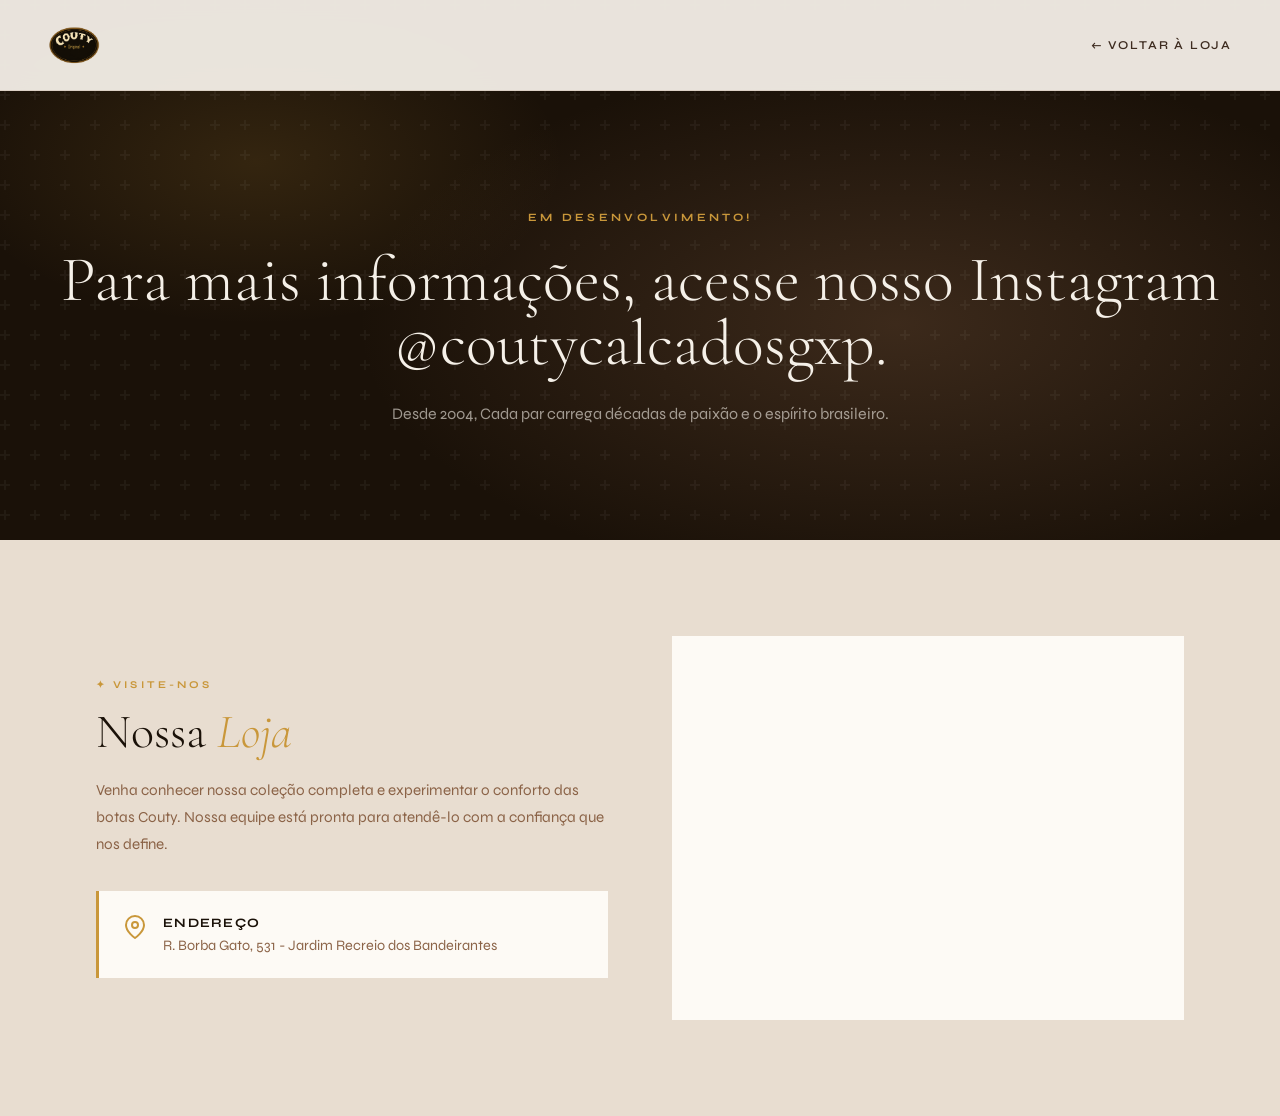
<file: contato.html>
<!DOCTYPE html>
<html lang="pt-BR">
<head>
  <meta charset="UTF-8">
  <meta name="viewport" content="width=device-width, initial-scale=1.0">
  <title>Fale Conosco — Couty | Botas Brasileiras</title>
  <meta name="description" content="Entre em contato com a Couty — botas brasileiras de couro genuíno. WhatsApp, email e formulário.">
  <meta name="keywords" content="contato couty, fale conosco, botas brasileiras, whatsapp">
  <meta name="robots" content="index, follow">
  <link rel="canonical" href="https://couty.github.io/contato.html">
  <meta property="og:title" content="Fale Conosco — Couty">
  <meta property="og:description" content="Entre em contato com a gente.">
  <meta property="og:url" content="https://couty.github.io/contato.html">
  <link rel="preconnect" href="https://fonts.googleapis.com">
  <link rel="preconnect" href="https://fonts.gstatic.com" crossorigin>
  <link href="https://fonts.googleapis.com/css2?family=Cormorant+Garamond:ital,wght@0,300;0,400;0,600;1,300;1,400&family=Syne:wght@400;600;700;800&display=swap" rel="stylesheet">
  <style>
:root {
  --cream: #F5F0E8; --sand: #E8DDD0; --brown: #8B6347;
  --dark-brown: #3D2B1F; --near-black: #1A1108;
  --gold: #C9973A; --rust: #A0522D; --white: #FDFAF5;
  --shadow: rgba(61,43,31,0.15);
}
*, *::before, *::after { box-sizing: border-box; margin: 0; padding: 0; }
html { scroll-behavior: smooth; }
body { font-family: 'Syne', sans-serif; background: var(--cream); color: var(--near-black); overflow-x: hidden; }

/* LOADER */
#loader { position: fixed; inset: 0; background: var(--near-black); display: flex; align-items: center; justify-content: center; z-index: 9999; transition: opacity 0.6s ease; }
.logo-load { font-family: 'Cormorant Garamond', serif; font-size: 4rem; font-weight: 300; color: var(--cream); letter-spacing: 0.3em; animation: pulseLoad 1.5s ease-in-out infinite; }
@keyframes pulseLoad { 0%,100%{opacity:.3} 50%{opacity:1} }
#loader.hidden { opacity: 0; pointer-events: none; }

/* NAV */
nav { position: fixed; top: 0; left: 0; right: 0; z-index: 100; display: flex; align-items: center; justify-content: space-between; padding: 1.2rem 3rem; background: rgba(245,240,232,0.95); backdrop-filter: blur(12px); border-bottom: 1px solid rgba(139,99,71,0.15); transition: all 0.3s; }
nav.scrolled { padding: 0.8rem 3rem; box-shadow: 0 2px 20px var(--shadow); }
.nav-logo { font-family: 'Cormorant Garamond', serif; font-size: 1.8rem; font-weight: 300; letter-spacing: 0.25em; color: var(--near-black); text-decoration: none; }
.nav-logo-img { height: 52px; width: auto; display: block; object-fit: contain; }
.nav-links { display: flex; gap: 2.5rem; }
.nav-links a { font-size: 0.75rem; font-weight: 600; letter-spacing: 0.15em; text-transform: uppercase; color: var(--dark-brown); text-decoration: none; transition: color 0.2s; }
.nav-links a:hover { color: var(--gold); }
.nav-toggle { display: none; }
.nav-back { display: flex; align-items: center; gap: 0.5rem; font-size: 0.75rem; font-weight: 600; letter-spacing: 0.15em; text-transform: uppercase; color: var(--dark-brown); text-decoration: none; transition: color 0.2s; }
.nav-back:hover { color: var(--gold); }
.nav-back svg { width: 16px; height: 16px; }

/* HERO */
#hero { min-height: 60vh; display: flex; align-items: center; background: var(--near-black); position: relative; overflow: hidden; padding-top: 100px; }
.hero-bg { position: absolute; inset: 0; background: radial-gradient(ellipse 60% 70% at 70% 60%, rgba(139,99,71,0.3) 0%, transparent 70%), radial-gradient(ellipse 40% 50% at 20% 30%, rgba(201,151,58,0.15) 0%, transparent 60%); }
.hero-texture { position: absolute; inset: 0; opacity: 0.04; background-image: url("data:image/svg+xml,%3Csvg width='60' height='60' viewBox='0 0 60 60' xmlns='http://www.w3.org/2000/svg'%3E%3Cg fill='%23ffffff' fill-opacity='1'%3E%3Cpath d='M36 34v-4h-2v4h-4v2h4v4h2v-4h4v-2h-4zm0-30V0h-2v4h-4v2h4v4h2V6h4V4h-4zM6 34v-4H4v4H0v2h4v4h2v-4h4v-2H6zM6 4V0H4v4H0v2h4v4h2V6h4V4H6z'/%3E%3C/g%3E%3C/svg%3E"); }
.hero-content { position: relative; z-index: 1; max-width: 1400px; margin: 0 auto; padding: 0 3rem; text-align: center; }
.hero-tag { font-size: 0.7rem; font-weight: 700; letter-spacing: 0.3em; text-transform: uppercase; color: var(--gold); margin-bottom: 1.5rem; display: block; }
.hero-h1 { font-family: 'Cormorant Garamond', serif; font-size: clamp(3rem, 5vw, 5rem); font-weight: 300; line-height: 1; color: var(--cream); margin-bottom: 1.5rem; }
.hero-h1 em { font-style: italic; color: var(--gold); }
.hero-desc { font-size: 1rem; line-height: 1.8; color: rgba(245,240,232,0.6); max-width: 600px; margin: 0 auto; }

/* TIMELINE */
.timeline-section { padding: 6rem 0; }
.container { max-width: 1400px; margin: 0 auto; padding: 0 3rem; }
.section-header { margin-bottom: 4rem; text-align: center; }
.section-tag { font-size: 0.65rem; font-weight: 700; letter-spacing: 0.3em; text-transform: uppercase; color: var(--gold); margin-bottom: 0.75rem; display: block; }
.section-title { font-family: 'Cormorant Garamond', serif; font-size: clamp(2rem, 4vw, 3.5rem); font-weight: 300; line-height: 1.1; color: var(--near-black); }
.section-title em { font-style: italic; color: var(--brown); }

.timeline { position: relative; max-width: 800px; margin: 0 auto; }
.timeline::before { content: ''; position: absolute; left: 50%; transform: translateX(-50%); width: 1px; height: 100%; background: linear-gradient(to bottom, transparent, var(--gold), transparent); }
.timeline-item { display: flex; margin-bottom: 4rem; position: relative; }
.timeline-item:nth-child(odd) { flex-direction: row-reverse; }
.timeline-item:nth-child(odd) .timeline-content { text-align: right; padding-right: 3rem; padding-left: 0; }
.timeline-item:nth-child(even) .timeline-content { text-align: left; padding-left: 3rem; padding-right: 0; }
.timeline-dot { position: absolute; left: 50%; transform: translateX(-50%); width: 16px; height: 16px; background: var(--gold); border-radius: 50%; border: 3px solid var(--cream); z-index: 1; }
.timeline-content { flex: 1; padding: 0 2rem; }
.timeline-year { font-family: 'Cormorant Garamond', serif; font-size: 2.5rem; font-weight: 300; color: var(--gold); line-height: 1; margin-bottom: 0.5rem; }
.timeline-title { font-family: 'Cormorant Garamond', serif; font-size: 1.4rem; font-weight: 400; color: var(--near-black); margin-bottom: 0.75rem; }
.timeline-text { font-size: 0.9rem; line-height: 1.7; color: var(--brown); }

/* VALUES */
.values-section { background: var(--dark-brown); padding: 6rem 0; }
.values-grid { display: grid; grid-template-columns: repeat(3, 1fr); gap: 3rem; max-width: 1100px; margin: 0 auto; }
.value-card { text-align: center; padding: 2rem; }
.value-icon { font-size: 2.5rem; margin-bottom: 1.5rem; color: var(--gold); }
.value-title { font-family: 'Cormorant Garamond', serif; font-size: 1.3rem; font-weight: 400; color: var(--cream); margin-bottom: 0.75rem; }
.value-desc { font-size: 0.85rem; line-height: 1.7; color: rgba(245,240,232,0.6); }

/* LOCATION */
.location-section { padding: 6rem 0; background: var(--sand); }
.location-inner { max-width: 1200px; margin: 0 auto; padding: 0 3rem; display: grid; grid-template-columns: 1fr 1fr; gap: 4rem; align-items: center; }
.location-info h2 { font-family: 'Cormorant Garamond', serif; font-size: clamp(2rem, 4vw, 3rem); font-weight: 300; color: var(--near-black); margin-bottom: 1rem; }
.location-info h2 em { font-style: italic; color: var(--gold); }
.location-info p { font-size: 0.95rem; line-height: 1.8; color: var(--brown); margin-bottom: 2rem; }
.location-address { display: flex; align-items: flex-start; gap: 1rem; padding: 1.5rem; background: var(--white); border-left: 3px solid var(--gold); }
.location-address svg { width: 24px; height: 24px; flex-shrink: 0; color: var(--gold); }
.location-address strong { display: block; font-size: 0.8rem; font-weight: 700; letter-spacing: 0.1em; text-transform: uppercase; color: var(--near-black); margin-bottom: 0.3rem; }
.location-address span { font-size: 0.9rem; color: var(--brown); }
.location-map { aspect-ratio: 4/3; background: var(--white); overflow: hidden; }
.location-map iframe { width: 100%; height: 100%; border: none; }

/* CTA */
.cta-section { background: var(--near-black); padding: 5rem 0; text-align: center; }
.cta-content { max-width: 700px; margin: 0 auto; padding: 0 3rem; }
.cta-title { font-family: 'Cormorant Garamond', serif; font-size: clamp(2rem, 4vw, 3.5rem); font-weight: 300; color: var(--cream); line-height: 1.1; margin-bottom: 1rem; }
.cta-title em { font-style: italic; color: var(--gold); }
.cta-desc { font-size: 0.95rem; line-height: 1.7; color: rgba(245,240,232,0.6); margin-bottom: 2rem; }
.btn-primary { background: var(--gold); color: var(--near-black); border: none; cursor: pointer; font-family: 'Syne', sans-serif; font-size: 0.8rem; font-weight: 700; letter-spacing: 0.15em; text-transform: uppercase; padding: 1rem 2.5rem; transition: all 0.3s; text-decoration: none; display: inline-block; }
.btn-primary:hover { background: var(--cream); transform: translateY(-2px); }


footer { background: var(--near-black); color: var(--sand); padding: 4rem 0 2rem; }
.footer-grid { display: grid; grid-template-columns: 2fr 1fr 1fr 1fr; gap: 3rem; margin-bottom: 3rem; max-width: 1400px; margin-left: auto; margin-right: auto; padding: 0 3rem; }
.footer-logo-img { height: 48px; width: auto; display: block; object-fit: contain; filter: brightness(0) invert(1); opacity: 0.85; }
.footer-desc { font-size: 0.8rem; line-height: 1.7; color: rgba(232,221,208,0.4); margin-top: 1rem; max-width: 240px; }
.footer-heading { font-size: 0.65rem; font-weight: 700; letter-spacing: 0.2em; text-transform: uppercase; color: var(--gold); margin-bottom: 1rem; }
footer a { display: block; font-size: 0.8rem; color: rgba(232,221,208,0.55); text-decoration: none; margin-bottom: 0.5rem; transition: color 0.2s; }
footer a:hover { color: var(--cream); }
.footer-bottom { max-width: 1400px; margin: 0 auto; padding: 1.5rem 3rem 0; border-top: 1px solid rgba(255,255,255,0.08); display: flex; justify-content: space-between; font-size: 0.7rem; color: rgba(232,221,208,0.4); flex-wrap: wrap; gap: 0.5rem; }

/* REVEAL */
.reveal { opacity: 0; transform: translateY(30px); transition: opacity 0.7s ease, transform 0.7s ease; }
.reveal.visible { opacity: 1; transform: translateY(0); }

/* RESPONSIVE */
@media (max-width: 1024px) {
  .contact-grid { grid-template-columns: 1fr; }
}

@media (max-width: 768px) {
  nav { padding: 0.8rem 1.2rem; }
  nav.scrolled { padding: 0.6rem 1.2rem; }
  .nav-links {
    position: absolute;
    top: 100%;
    left: 0;
    right: 0;
    background: rgba(245,240,232,0.97);
    backdrop-filter: blur(10px);
    display: flex;
    flex-direction: column;
    align-items: center;
    gap: 0.8rem;
    padding: 1.5rem 1rem;
    z-index: 999;
    opacity: 0;
    pointer-events: none;
    transform: translateY(-10px);
    transition: opacity 0.3s ease, transform 0.3s ease;
    border-radius: 0 0 12px 12px;
    box-shadow: 0 8px 30px rgba(0,0,0,0.1);
  }
  .nav-links.active {
    opacity: 1;
    pointer-events: all;
    transform: translateY(0);
  }
  .nav-links a {
    font-size: 0.85rem;
    padding: 0.5rem 0;
    width: 100%;
    text-align: center;
    border-bottom: 1px solid rgba(156,120,85,0.12);
  }
  .nav-links a:last-of-type { border-bottom: none; }
  .nav-social { display: flex !important; gap: 1rem; margin-top: 0.5rem; }
  .nav-social svg { width: 20px; height: 20px; }
  .nav-toggle {
    display: flex;
    flex-direction: column;
    justify-content: center;
    align-items: center;
    gap: 5px;
    width: 40px;
    height: 40px;
    cursor: pointer;
    background: none;
    border: none;
    z-index: 1000;
    position: relative;
    padding: 8px;
    flex-shrink: 0;
  }
  .nav-toggle span {
    display: block;
    width: 24px;
    height: 2px;
    background: var(--dark-brown);
    border-radius: 2px;
    transition: all 0.3s ease;
    transform-origin: center;
  }
  .nav-toggle.active span:nth-child(1) {
    transform: rotate(45deg) translate(5px, 5px);
  }
  .nav-toggle.active span:nth-child(2) {
    opacity: 0;
    transform: scaleX(0);
  }
  .nav-toggle.active span:nth-child(3) {
    transform: rotate(-45deg) translate(5px, -5px);
  }
  .hero-content { padding: 0 1.5rem; }
  .container { padding: 0 1.5rem; }
}

@media (max-width: 480px) {
  .hero-h1 { font-size: 2rem; }
  .contact-info { padding: 1.5rem; }
}
  </style>
</head>
<body>

<div id="loader"><span class="logo-load">COUTY</span></div>

<nav id="navbar">
  <a href="/"><img src="icon-Photoroom.png" alt="Couty" class="nav-logo-img"></a>
    <!-- HAMBURGER MOBILE -->
  <button class="nav-toggle" id="navToggle" aria-label="Abrir menu" aria-expanded="false">
    <span></span>
    <span></span>
    <span></span>
  </button>
  <div class="nav-links">
    <a href="index.html">← Voltar à loja</a>
  </div>
</nav>

<!-- HERO -->
<section id="hero">
  <div class="hero-bg"></div>
  <div class="hero-texture"></div>
  <div class="hero-content">
    <span class="hero-tag">Em Desenvolvimento!</span>
    <h1 class="hero-h1">Para mais informações, acesse nosso Instagram @coutycalcadosgxp.</h1>
    <p class="hero-desc">Desde 2004, Cada par carrega décadas de paixão e o espírito brasileiro.</p>
  </div>
</section>








<!-- LOCATION -->
<section class="location-section">
  <div class="container">
    <div class="location-inner">
      <div class="location-info reveal">
        <span class="section-tag">✦ Visite-nos</span>
        <h2> Nossa <em>Loja</em></h2>
        <p>Venha conhecer nossa coleção completa e experimentar o conforto das botas Couty. Nossa equipe está pronta para atendê-lo com a confiança que nos define.</p>
        <div class="location-address">
          <svg viewBox="0 0 24 24" fill="none" stroke="currentColor" stroke-width="2"><path d="M21 10c0 7-9 13-9 13s-9-6-9-13a9 9 0 0 1 18 0z"/><circle cx="12" cy="10" r="3"/></svg>
          <div>
            <strong>Endereço</strong>
            <span>R. Borba Gato, 531 - Jardim Recreio dos Bandeirantes</span>
          </div>
        </div>
      </div>
      <div class="location-map reveal">
        <iframe 
          src="https://www.google.com/maps/embed?pb=!1m18!1m12!1m3!1d3657.10234567890!2d-46.77999999999999!3d-23.6000000000000!2m3!1f0!2f0!3f0!3m2!1i1024!2i768!4f13.1!3m3!1m2!1s0x94ce570000000000%3A0x0!2sR.%20Borba%20Gato%2C%20531%20-%20Jardim%20Recreio%20dos%20Bandeirantes!5e0!3m2!1spt-BR!2sbr!4v1600000000000!5m2!1spt-BR!2sbr" 
          allowfullscreen="" 
          loading="lazy">
        </iframe>
      </div>
    </div>
  </div>
</section>


<script>
// Loader
setTimeout(() => document.getElementById('loader').classList.add('hidden'), 1200);

// Navbar scroll
window.addEventListener('scroll', () => {
  document.getElementById('navbar').classList.toggle('scrolled', window.scrollY > 60);
});

// Scroll reveal
const obs = new IntersectionObserver((entries) => {
  entries.forEach((e, i) => {
    if (e.isIntersecting) {
      setTimeout(() => e.target.classList.add('visible'), i * 100);
      obs.unobserve(e.target);
    }
  });
}, { threshold: 0.1 });
document.querySelectorAll('.reveal').forEach(el => obs.observe(el));
</script>

<!-- MOBILE MENU SCRIPT -->
<script>
(function() {
  var toggle = document.getElementById('navToggle');
  var menu = document.querySelector('.nav-links');
  if (!toggle || !menu) return;

  var links = menu.querySelectorAll('a');
  var body = document.body;

  function openMenu() {
    toggle.classList.add('active');
    menu.classList.add('active');
    toggle.setAttribute('aria-expanded', 'true');
    toggle.setAttribute('aria-label', 'Fechar menu');
  }

  function closeMenu() {
    toggle.classList.remove('active');
    menu.classList.remove('active');
    toggle.setAttribute('aria-expanded', 'false');
    toggle.setAttribute('aria-label', 'Abrir menu');
    body.style.overflow = '';
  }

  toggle.addEventListener('click', function() {
    if (menu.classList.contains('active')) {
      closeMenu();
    } else {
      openMenu();
    }
  });

  links.forEach(function(link) {
    link.addEventListener('click', closeMenu);
  });

  document.addEventListener('keydown', function(e) {
    if (e.key === 'Escape' && menu.classList.contains('active')) {
      closeMenu();
    }
  });
})();
</script>
</body>
</html>
</file>
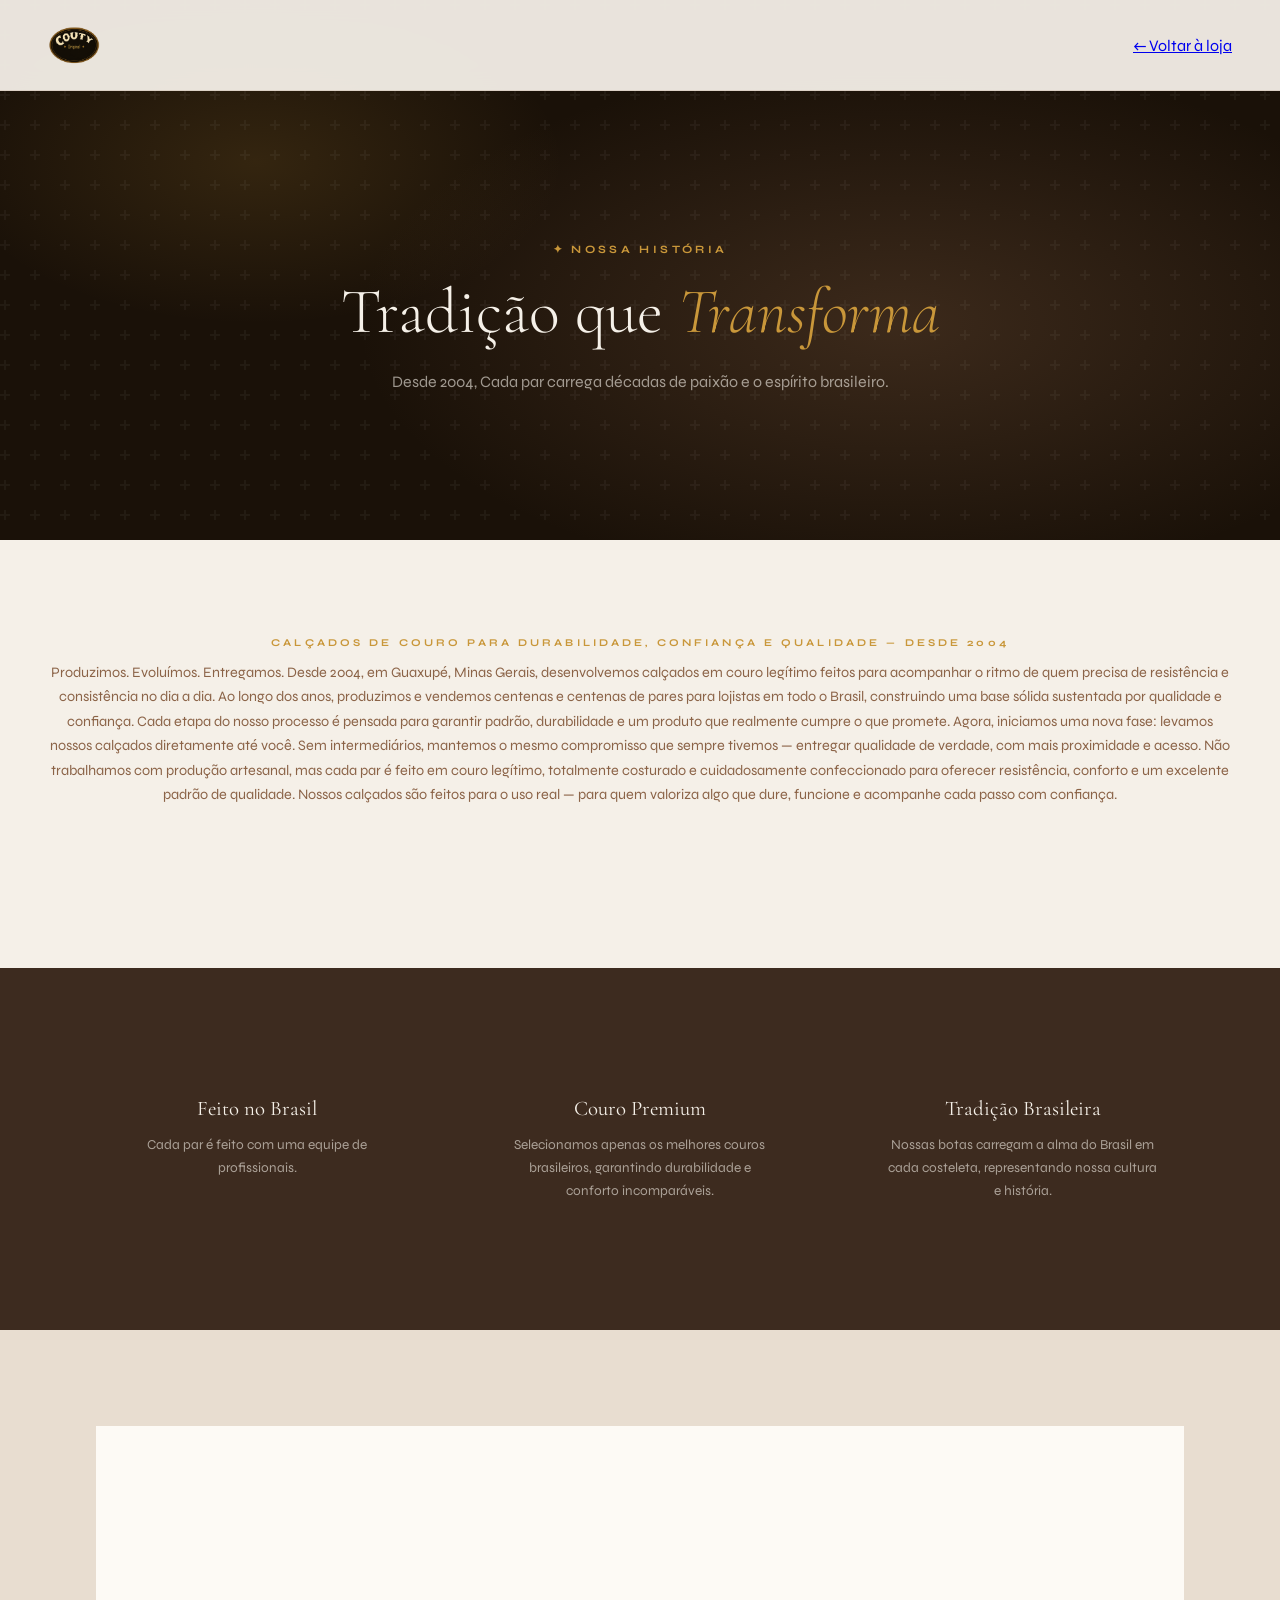
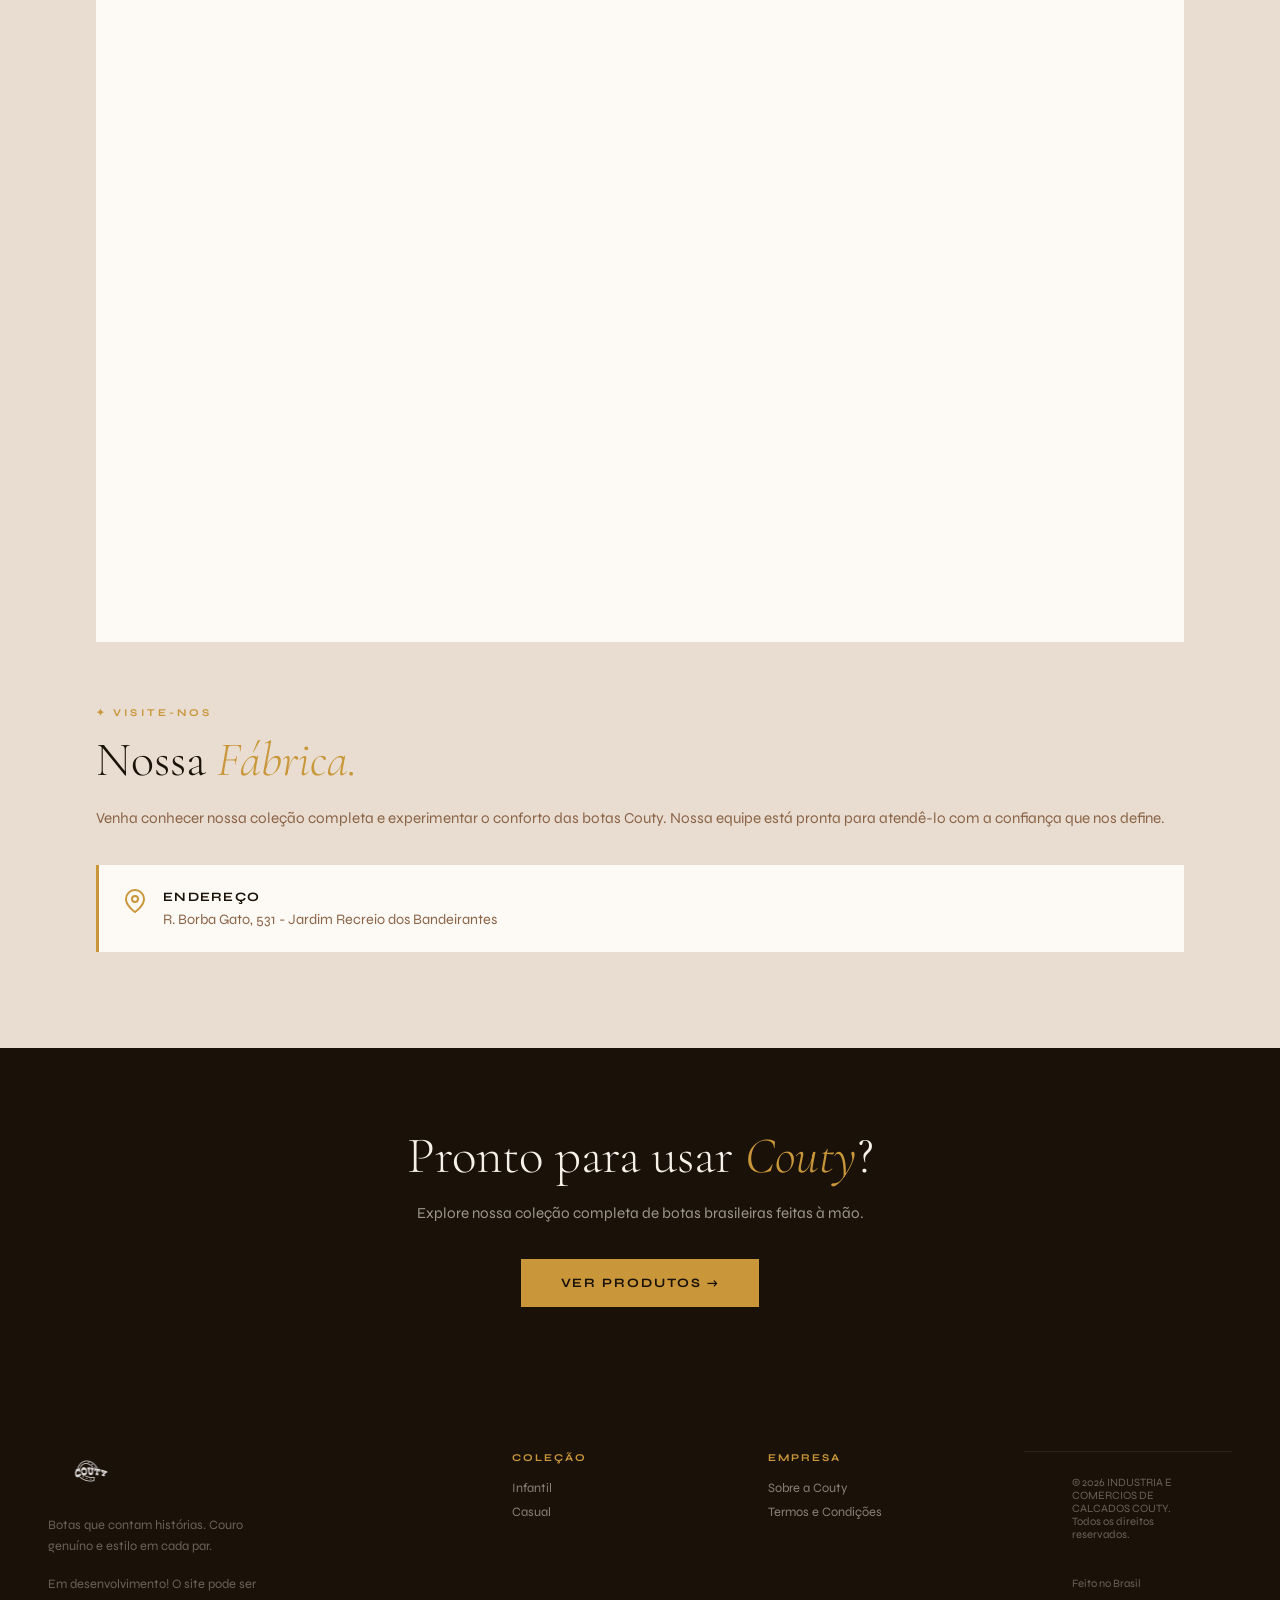
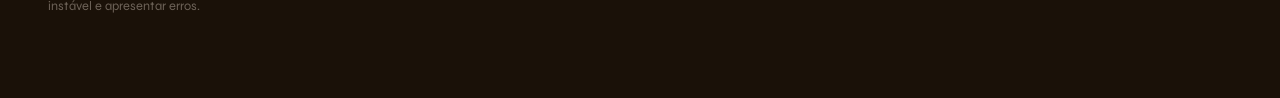
<file: historia.html>
<!DOCTYPE html>
<html lang="pt-BR">
<head>
  <meta charset="UTF-8">
  <meta name="viewport" content="width=device-width, initial-scale=1.0">
  <title>Nossa História — Couty | Botas Brasileiras</title>
  <meta name="description" content="Conheça a história da Couty — botas brasileiras artesanais de couro genuíno. Tradição desde 2004.">
  <meta name="keywords" content="história couty, botas artesanais, botas brasileiras, couro genuíno">
  <meta name="robots" content="index, follow">
  <link rel="canonical" href="https://couty.github.io/historia.html">
  <meta property="og:title" content="Nossa História — Couty">
  <meta property="og:description" content="Tradição em botas brasileiras desde 2004.">
  <meta property="og:url" content="https://couty.github.io/historia.html">
  <link rel="preconnect" href="https://fonts.googleapis.com">
  <link rel="preconnect" href="https://fonts.gstatic.com" crossorigin>
  <link href="https://fonts.googleapis.com/css2?family=Cormorant+Garamond:ital,wght@0,300;0,400;0,600;1,300;1,400&family=Syne:wght@400;600;700;800&display=swap" rel="stylesheet">
  <style>
:root {
  --cream: #F5F0E8; --sand: #E8DDD0; --brown: #8B6347;
  --dark-brown: #3D2B1F; --near-black: #1A1108;
  --gold: #C9973A; --rust: #A0522D; --white: #FDFAF5;
  --shadow: rgba(61,43,31,0.15);
}
*, *::before, *::after { box-sizing: border-box; margin: 0; padding: 0; }
html { scroll-behavior: smooth; }
body { font-family: 'Syne', sans-serif; background: var(--cream); color: var(--near-black); overflow-x: hidden; }

/* LOADER */
#loader { position: fixed; inset: 0; background: var(--near-black); display: flex; align-items: center; justify-content: center; z-index: 9999; transition: opacity 0.6s ease; }
.logo-load { font-family: 'Cormorant Garamond', serif; font-size: 4rem; font-weight: 300; color: var(--cream); letter-spacing: 0.3em; animation: pulseLoad 1.5s ease-in-out infinite; }
@keyframes pulseLoad { 0%,100%{opacity:.3} 50%{opacity:1} }
#loader.hidden { opacity: 0; pointer-events: none; }

/* NAV */
nav { position: fixed; top: 0; left: 0; right: 0; z-index: 100; display: flex; align-items: center; justify-content: space-between; padding: 1.2rem 3rem; background: rgba(245,240,232,0.95); backdrop-filter: blur(12px); border-bottom: 1px solid rgba(139,99,71,0.15); transition: all 0.3s; }
nav.scrolled { padding: 0.8rem 3rem; box-shadow: 0 2px 20px var(--shadow); }
.nav-logo { font-family: 'Cormorant Garamond', serif; font-size: 1.8rem; font-weight: 300; letter-spacing: 0.25em; color: var(--near-black); text-decoration: none; }
.nav-logo-img { height: 52px; width: auto; display: block; object-fit: contain; }
.nav-links { display: flex; gap: 2.5rem; }
.nav-links a { font-size: 0.75rem; font-weight: 600; letter-spacing: 0.15em; text-transform: uppercase; color: var(--dark-brown); text-decoration: none; transition: color 0.2s; }
.nav-links a:hover { color: var(--gold); }
.nav-back { display: flex; align-items: center; gap: 0.5rem; font-size: 0.75rem; font-weight: 600; letter-spacing: 0.15em; text-transform: uppercase; color: var(--dark-brown); text-decoration: none; transition: color 0.2s; }
.nav-back:hover { color: var(--gold); }
.nav-back svg { width: 16px; height: 16px; }

/* HERO */
#hero { min-height: 60vh; display: flex; align-items: center; background: var(--near-black); position: relative; overflow: hidden; padding-top: 100px; }
.hero-bg { position: absolute; inset: 0; background: radial-gradient(ellipse 60% 70% at 70% 60%, rgba(139,99,71,0.3) 0%, transparent 70%), radial-gradient(ellipse 40% 50% at 20% 30%, rgba(201,151,58,0.15) 0%, transparent 60%); }
.hero-texture { position: absolute; inset: 0; opacity: 0.04; background-image: url("data:image/svg+xml,%3Csvg width='60' height='60' viewBox='0 0 60 60' xmlns='http://www.w3.org/2000/svg'%3E%3Cg fill='%23ffffff' fill-opacity='1'%3E%3Cpath d='M36 34v-4h-2v4h-4v2h4v4h2v-4h4v-2h-4zm0-30V0h-2v4h-4v2h4v4h2V6h4V4h-4zM6 34v-4H4v4H0v2h4v4h2v-4h4v-2H6zM6 4V0H4v4H0v2h4v4h2V6h4V4H6z'/%3E%3C/g%3E%3C/svg%3E"); }
.hero-content { position: relative; z-index: 1; max-width: 1400px; margin: 0 auto; padding: 0 3rem; text-align: center; }
.hero-tag { font-size: 0.7rem; font-weight: 700; letter-spacing: 0.3em; text-transform: uppercase; color: var(--gold); margin-bottom: 1.5rem; display: block; }
.hero-h1 { font-family: 'Cormorant Garamond', serif; font-size: clamp(3rem, 5vw, 5rem); font-weight: 300; line-height: 1; color: var(--cream); margin-bottom: 1.5rem; }
.hero-h1 em { font-style: italic; color: var(--gold); }
.hero-desc { font-size: 1rem; line-height: 1.8; color: rgba(245,240,232,0.6); max-width: 600px; margin: 0 auto; }

/* TIMELINE */
.timeline-section { padding: 6rem 0; }
.container { max-width: 1400px; margin: 0 auto; padding: 0 3rem; }
.section-header { margin-bottom: 4rem; text-align: center; }
.section-tag { font-size: 0.65rem; font-weight: 700; letter-spacing: 0.3em; text-transform: uppercase; color: var(--gold); margin-bottom: 0.75rem; display: block; }
.section-title { font-family: 'Cormorant Garamond', serif; font-size: clamp(2rem, 4vw, 3.5rem); font-weight: 300; line-height: 1.1; color: var(--near-black); }
.section-title em { font-style: italic; color: var(--brown); }

.timeline { position: relative; max-width: 800px; margin: 0 auto; }
.timeline::before { content: ''; position: absolute; left: 50%; transform: translateX(-50%); width: 1px; height: 100%; background: linear-gradient(to bottom, transparent, var(--gold), transparent); }
.timeline-item { display: flex; margin-bottom: 4rem; position: relative; }
.timeline-item:nth-child(odd) { flex-direction: row-reverse; }
.timeline-item:nth-child(odd) .timeline-content { text-align: right; padding-right: 3rem; padding-left: 0; }
.timeline-item:nth-child(even) .timeline-content { text-align: left; padding-left: 3rem; padding-right: 0; }
.timeline-dot { position: absolute; left: 50%; transform: translateX(-50%); width: 16px; height: 16px; background: var(--gold); border-radius: 50%; border: 3px solid var(--cream); z-index: 1; }
.timeline-content { flex: 1; padding: 0 2rem; }
.timeline-year { font-family: 'Cormorant Garamond', serif; font-size: 2.5rem; font-weight: 300; color: var(--gold); line-height: 1; margin-bottom: 0.5rem; }
.timeline-title { font-family: 'Cormorant Garamond', serif; font-size: 1.4rem; font-weight: 400; color: var(--near-black); margin-bottom: 0.75rem; }
.timeline-text { font-size: 0.9rem; line-height: 1.7; color: var(--brown); }

/* VALUES */
.values-section { background: var(--dark-brown); padding: 6rem 0; }
.values-grid { display: grid; grid-template-columns: repeat(3, 1fr); gap: 3rem; max-width: 1100px; margin: 0 auto; }
.value-card { text-align: center; padding: 2rem; }
.value-icon { font-size: 2.5rem; margin-bottom: 1.5rem; color: var(--gold); }
.value-title { font-family: 'Cormorant Garamond', serif; font-size: 1.3rem; font-weight: 400; color: var(--cream); margin-bottom: 0.75rem; }
.value-desc { font-size: 0.85rem; line-height: 1.7; color: rgba(245,240,232,0.6); }

/* LOCATION */
.location-section { padding: 6rem 0; background: var(--sand); }
.location-inner { max-width: 1200px; margin: 0 auto; padding: 0 3rem; display: grid; grid-template-columns: 1fr 1fr; gap: 4rem; align-items: center; }
.location-info h2 { font-family: 'Cormorant Garamond', serif; font-size: clamp(2rem, 4vw, 3rem); font-weight: 300; color: var(--near-black); margin-bottom: 1rem; }
.location-info h2 em { font-style: italic; color: var(--gold); }
.location-info p { font-size: 0.95rem; line-height: 1.8; color: var(--brown); margin-bottom: 2rem; }
.location-address { display: flex; align-items: flex-start; gap: 1rem; padding: 1.5rem; background: var(--white); border-left: 3px solid var(--gold); }
.location-address svg { width: 24px; height: 24px; flex-shrink: 0; color: var(--gold); }
.location-address strong { display: block; font-size: 0.8rem; font-weight: 700; letter-spacing: 0.1em; text-transform: uppercase; color: var(--near-black); margin-bottom: 0.3rem; }
.location-address span { font-size: 0.9rem; color: var(--brown); }
.location-map { aspect-ratio: 4/3; background: var(--white); overflow: hidden; }
.location-map iframe { width: 100%; height: 100%; border: none; }

/* CTA */
.cta-section { background: var(--near-black); padding: 5rem 0; text-align: center; }
.cta-content { max-width: 700px; margin: 0 auto; padding: 0 3rem; }
.cta-title { font-family: 'Cormorant Garamond', serif; font-size: clamp(2rem, 4vw, 3.5rem); font-weight: 300; color: var(--cream); line-height: 1.1; margin-bottom: 1rem; }
.cta-title em { font-style: italic; color: var(--gold); }
.cta-desc { font-size: 0.95rem; line-height: 1.7; color: rgba(245,240,232,0.6); margin-bottom: 2rem; }
.btn-primary { background: var(--gold); color: var(--near-black); border: none; cursor: pointer; font-family: 'Syne', sans-serif; font-size: 0.8rem; font-weight: 700; letter-spacing: 0.15em; text-transform: uppercase; padding: 1rem 2.5rem; transition: all 0.3s; text-decoration: none; display: inline-block; }
.btn-primary:hover { background: var(--cream); transform: translateY(-2px); }


footer { background: var(--near-black); color: var(--sand); padding: 4rem 0 2rem; }
.footer-grid { display: grid; grid-template-columns: 2fr 1fr 1fr 1fr; gap: 3rem; margin-bottom: 3rem; max-width: 1400px; margin-left: auto; margin-right: auto; padding: 0 3rem; }
.footer-logo-img { height: 48px; width: auto; display: block; object-fit: contain; filter: brightness(0) invert(1); opacity: 0.85; }
.footer-desc { font-size: 0.8rem; line-height: 1.7; color: rgba(232,221,208,0.4); margin-top: 1rem; max-width: 240px; }
.footer-heading { font-size: 0.65rem; font-weight: 700; letter-spacing: 0.2em; text-transform: uppercase; color: var(--gold); margin-bottom: 1rem; }
footer a { display: block; font-size: 0.8rem; color: rgba(232,221,208,0.55); text-decoration: none; margin-bottom: 0.5rem; transition: color 0.2s; }
footer a:hover { color: var(--cream); }
.footer-bottom { max-width: 1400px; margin: 0 auto; padding: 1.5rem 3rem 0; border-top: 1px solid rgba(255,255,255,0.08); display: flex; justify-content: space-between; font-size: 0.7rem; color: rgba(232,221,208,0.4); flex-wrap: wrap; gap: 0.5rem; }

/* REVEAL */
.reveal { opacity: 0; transform: translateY(30px); transition: opacity 0.7s ease, transform 0.7s ease; }
.reveal.visible { opacity: 1; transform: translateY(0); }

/* RESPONSIVE */
@media (max-width: 1024px) {
  .location-inner { grid-template-columns: 1fr; text-align: center; }
  .location-address { text-align: left; }
  .footer-grid { grid-template-columns: 1fr 1fr; }
}

@media (max-width: 768px) {
  nav { padding: 1rem 1.5rem; }
  .nav-links { display: none; }
  .hero-content { padding: 0 1.5rem; }
  .container { padding: 0 1.5rem; }
  .timeline::before { left: 20px; }
  .timeline-item, .timeline-item:nth-child(odd) { flex-direction: column; }
  .timeline-dot { left: 20px; }
  .timeline-content, .timeline-item:nth-child(odd) .timeline-content { text-align: left; padding-left: 50px; padding-right: 0; }
  .values-grid { grid-template-columns: 1fr; gap: 2rem; }
  .footer-grid { grid-template-columns: 1fr 1fr; }
}

@media (max-width: 480px) {
  .hero-h1 { font-size: 2rem; }
  .stat-num { font-size: 2rem; }
  .footer-grid { grid-template-columns: 1fr; text-align: center; }
}
  .location-inner { grid-template-columns: 1fr; }
  .location-map { order: -1; }
}
  </style>
</head>
<body>

<div id="loader"><span class="logo-load">COUTY</span></div>

<nav id="navbar">
  <a href="/"><img src="icon-Photoroom.png" alt="Couty" class="nav-logo-img">
    <a href="index.html">← Voltar à loja</a>
  </div>
</nav>

<!-- HERO -->
<section id="hero">
  <div class="hero-bg"></div>
  <div class="hero-texture"></div>
  <div class="hero-content">
    <span class="hero-tag">✦ Nossa História</span>
    <h1 class="hero-h1">Tradição que <em>Transforma</em></h1>
    <p class="hero-desc">Desde 2004, Cada par carrega décadas de paixão e o espírito brasileiro.</p>
  </div>
</section>



<section class="timeline-section">
  <div class="container">
    <div class="section-header">
      <span class="section-tag">CALÇADOS DE COURO PARA DURABILIDADE, CONFIANÇA E QUALIDADE — DESDE 2004</span>
      <h2 class="section-title"><em></em></h2>

<p class="timeline-text">

Produzimos. Evoluímos. Entregamos. Desde 2004, em Guaxupé, Minas Gerais, desenvolvemos calçados em couro legítimo feitos para acompanhar o ritmo de quem precisa de resistência e consistência no dia a dia.

Ao longo dos anos, produzimos e vendemos centenas e centenas de pares para lojistas em todo o Brasil, construindo uma base sólida sustentada por qualidade e confiança. Cada etapa do nosso processo é pensada para garantir padrão, durabilidade e um produto que realmente cumpre o que promete.

Agora, iniciamos uma nova fase: levamos nossos calçados diretamente até você. Sem intermediários, mantemos o mesmo compromisso que sempre tivemos — entregar qualidade de verdade, com mais proximidade e acesso.

Não trabalhamos com produção artesanal, mas cada par é feito em couro legítimo, totalmente costurado e cuidadosamente confeccionado para oferecer resistência, conforto e um excelente padrão de qualidade. Nossos calçados são feitos para o uso real — para quem valoriza algo que dure, funcione e acompanhe cada passo com confiança.
</p>
  </div>
</section>


<!-- VALUES -->
<section class="values-section">
  <div class="container">
    <div class="values-grid">
      <div class="value-card reveal">
       
        <h3 class="value-title">Feito no Brasil</h3>
        <p class="value-desc">Cada par é feito com uma equipe de profissionais.</p>
      </div>
      <div class="value-card reveal">
        <h3 class="value-title">Couro Premium</h3>
        <p class="value-desc">Selecionamos apenas os melhores couros brasileiros, garantindo durabilidade e conforto incomparáveis.</p>
      </div>
      <div class="value-card reveal">  
        <h3 class="value-title">Tradição Brasileira</h3>
        <p class="value-desc">Nossas botas carregam a alma do Brasil em cada costeleta, representando nossa cultura e história.</p>
      </div>
    </div>
  </div>
</section>

<!-- LOCATION -->
<section class="location-section">
  <div class="container">
    <div class="location-inner">
      <div class="location-info reveal">
        <span class="section-tag">✦ Visite-nos</span>
        <h2> Nossa <em>Fábrica.</em></h2>
        <p>Venha conhecer nossa coleção completa e experimentar o conforto das botas Couty. Nossa equipe está pronta para atendê-lo com a confiança que nos define.</p>
        <div class="location-address">
          <svg viewBox="0 0 24 24" fill="none" stroke="currentColor" stroke-width="2"><path d="M21 10c0 7-9 13-9 13s-9-6-9-13a9 9 0 0 1 18 0z"/><circle cx="12" cy="10" r="3"/></svg>
          <div>
            <strong>Endereço</strong>
            <span>R. Borba Gato, 531 - Jardim Recreio dos Bandeirantes</span>
          </div>
        </div>
      </div>
      <div class="location-map reveal">
        <iframe 
          src="https://www.google.com/maps/embed?pb=!1m18!1m12!1m3!1d3657.10234567890!2d-46.77999999999999!3d-23.6000000000000!2m3!1f0!2f0!3f0!3m2!1i1024!2i768!4f13.1!3m3!1m2!1s0x94ce570000000000%3A0x0!2sR.%20Borba%20Gato%2C%20531%20-%20Jardim%20Recreio%20dos%20Bandeirantes!5e0!3m2!1spt-BR!2sbr!4v1600000000000!5m2!1spt-BR!2sbr" 
          allowfullscreen="" 
          loading="lazy">
        </iframe>
      </div>
    </div>
  </div>
</section>

<!-- CTA -->
<section class="cta-section">
  <div class="cta-content">
    <h2 class="cta-title">Pronto para usar <em>Couty</em>?</h2>
    <p class="cta-desc">Explore nossa coleção completa de botas brasileiras feitas à mão.</p>
    <a href="index.html" class="btn-primary">Ver Produtos →</a>
  </div>
</section>

<!-- FOOTER -->
<footer>
  <div class="footer-grid">
    <div>
      <img src="[data-uri]" alt="Couty" class="footer-logo-img">
      <p class="footer-desc">Botas que contam histórias. Couro genuíno e estilo em cada par.</p>
      <p class="footer-desc">Em desenvolvimento! O site pode ser instável e apresentar erros.</p>
    </div>
    <div>
      <div class="footer-heading">Coleção</div>
      <a href="index.html">Infantil</a>
      <a href="index.html">Casual</a>
    </div>
    <div>
    <div>
      <div class="footer-heading">Empresa</div>
      <a href="index.html">Sobre a Couty</a>
      <a href="index.html">Termos e Condições</a>
    </div>
  </div>
  <div class="footer-bottom">
    <span>© 2026 INDUSTRIA E COMERCIOS DE CALCADOS COUTY. Todos os direitos reservados.</span>
    <span>Feito no Brasil</span>

<script>
// Loader
setTimeout(() => document.getElementById('loader').classList.add('hidden'), 1200);

// Navbar scroll
window.addEventListener('scroll', () => {
  document.getElementById('navbar').classList.toggle('scrolled', window.scrollY > 60);
});

// Scroll reveal
const obs = new IntersectionObserver((entries) => {
  entries.forEach((e, i) => {
    if (e.isIntersecting) {
      setTimeout(() => e.target.classList.add('visible'), i * 100);
      obs.unobserve(e.target);
    }
  });
}, { threshold: 0.1 });
document.querySelectorAll('.reveal').forEach(el => obs.observe(el));
</script>

</body>
</html>
</file>
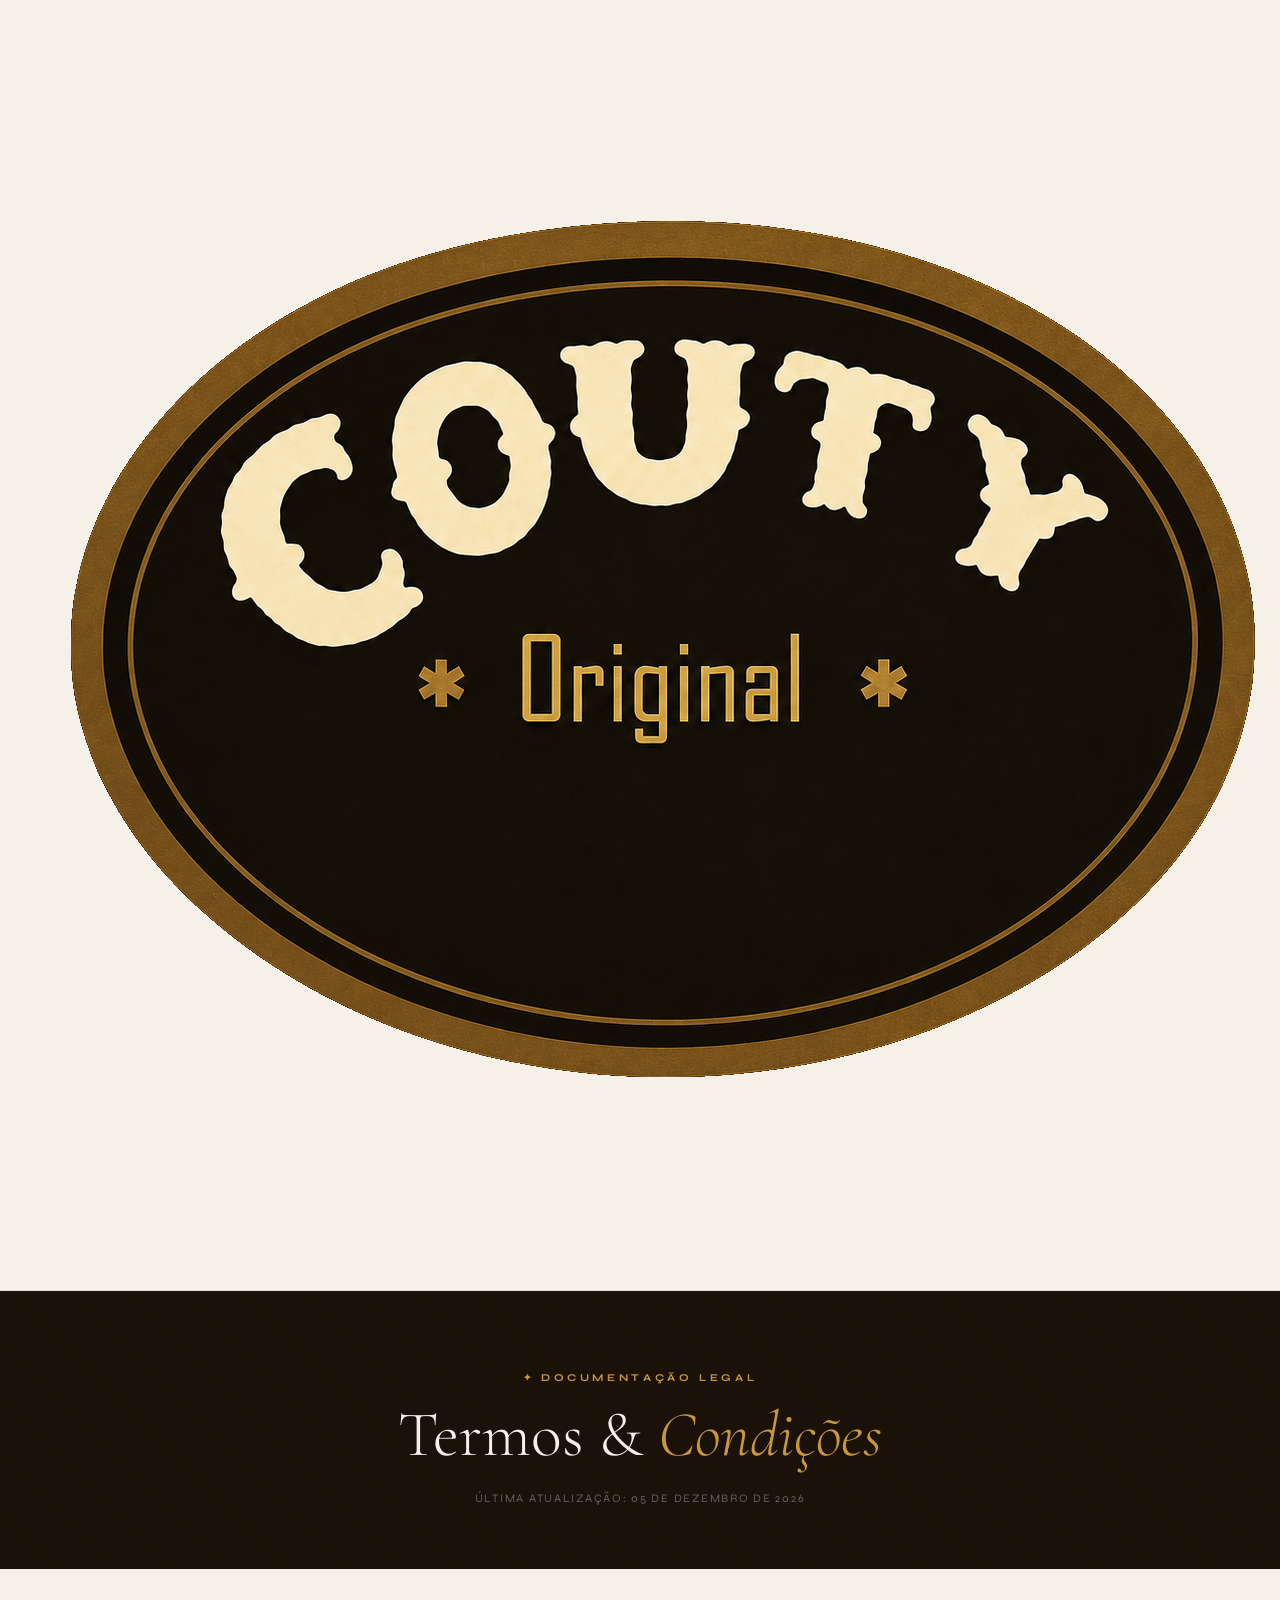
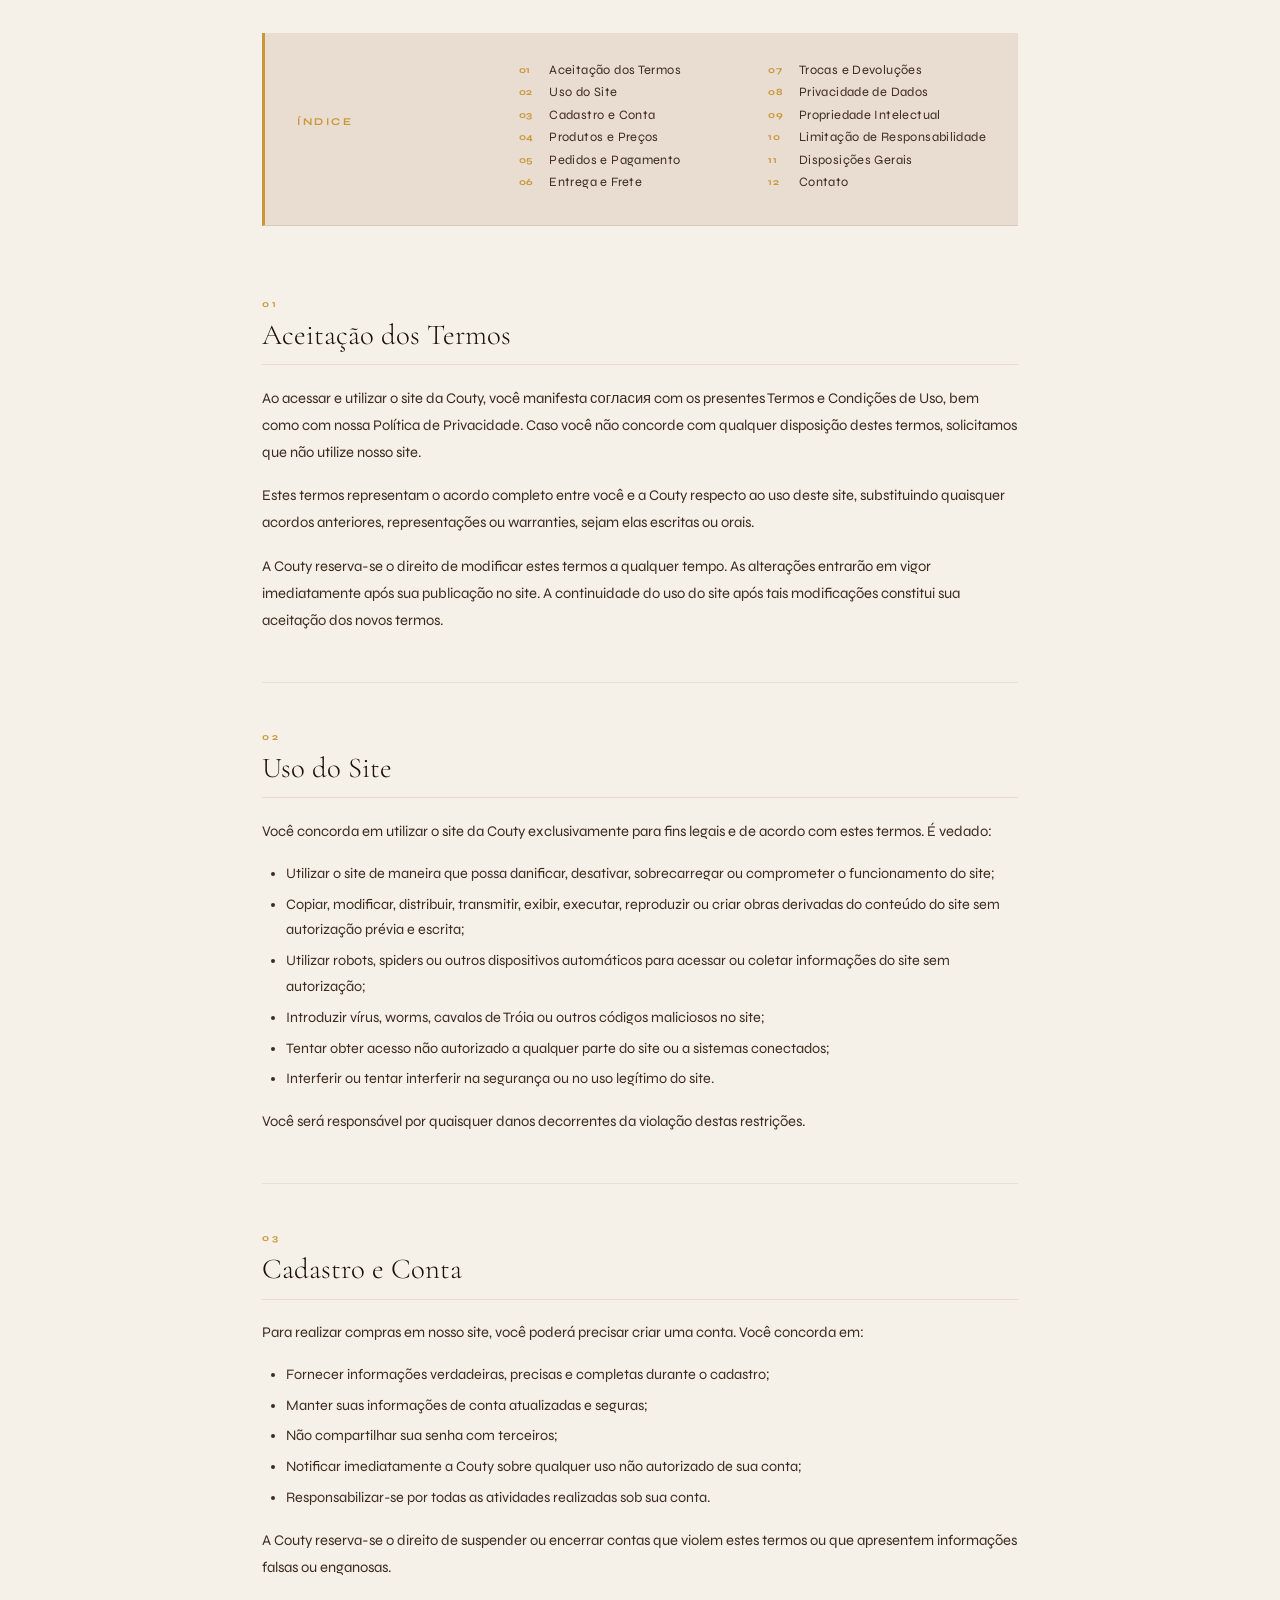
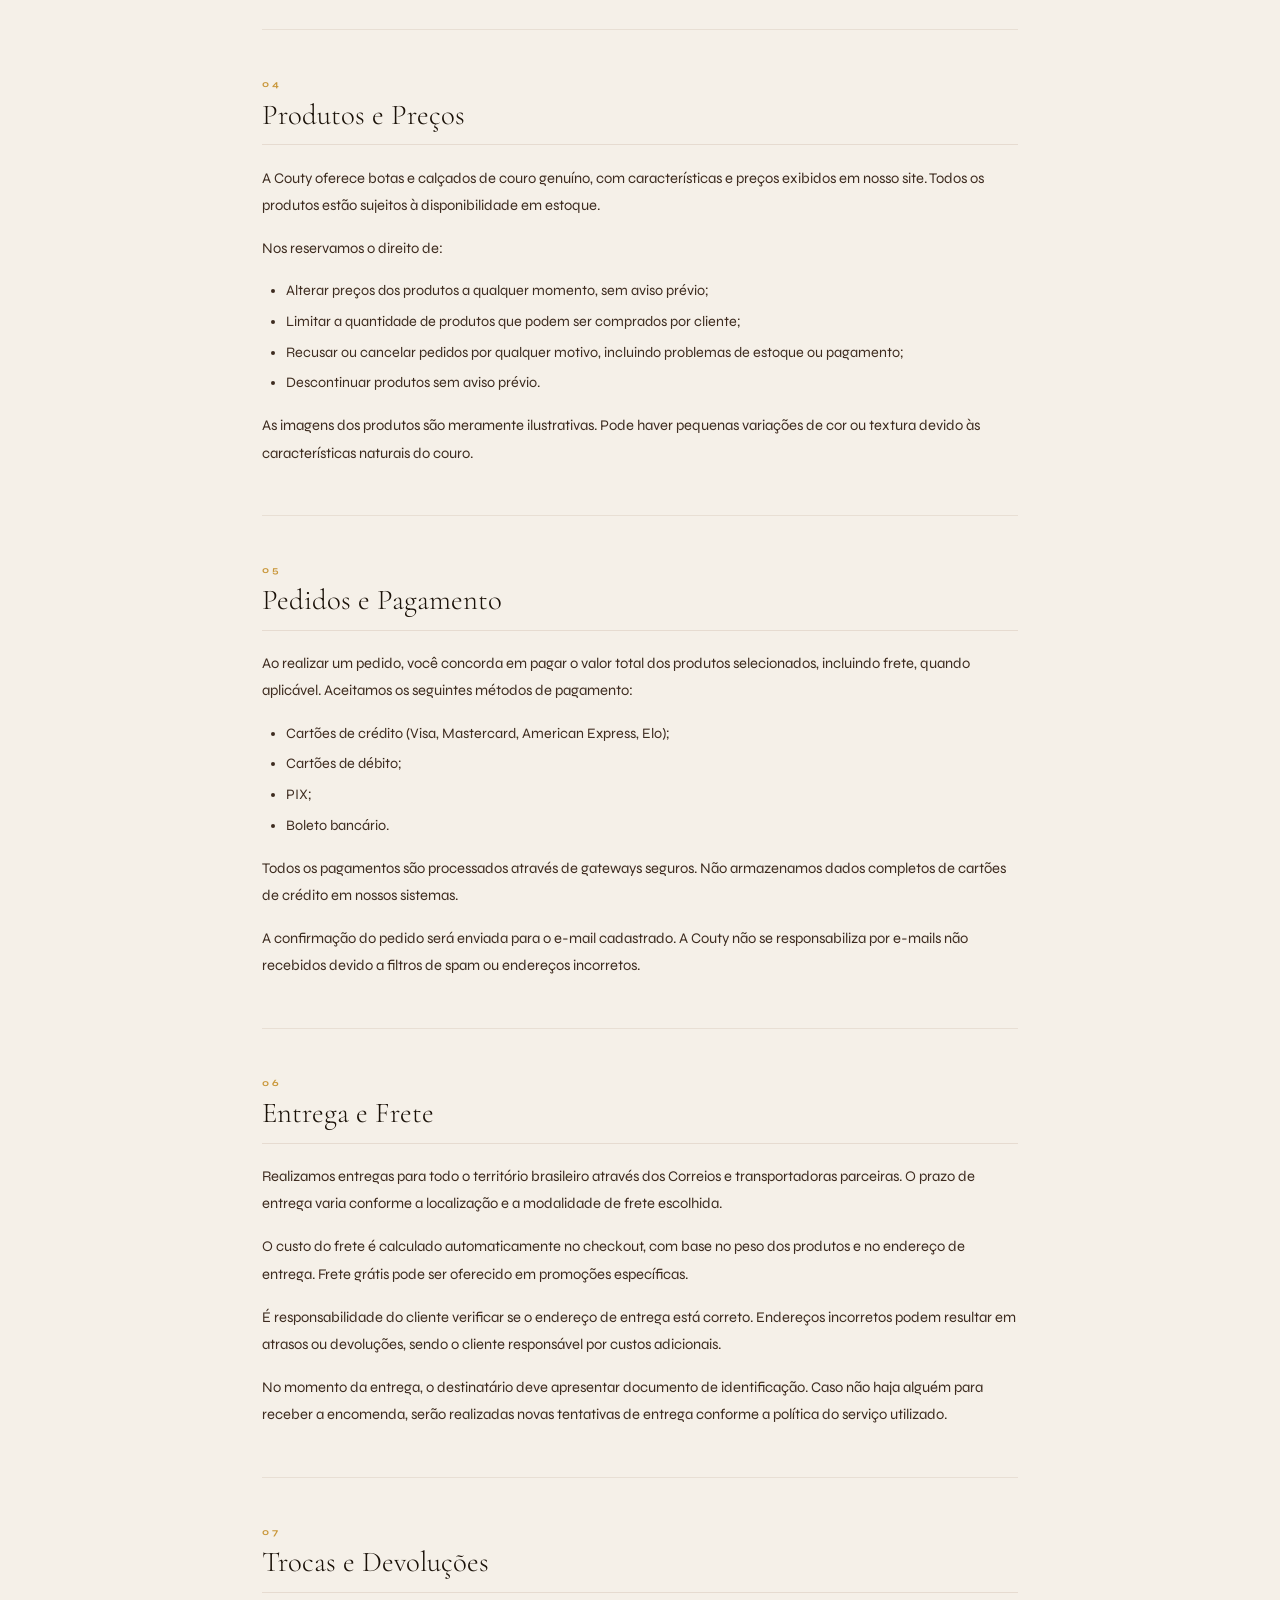
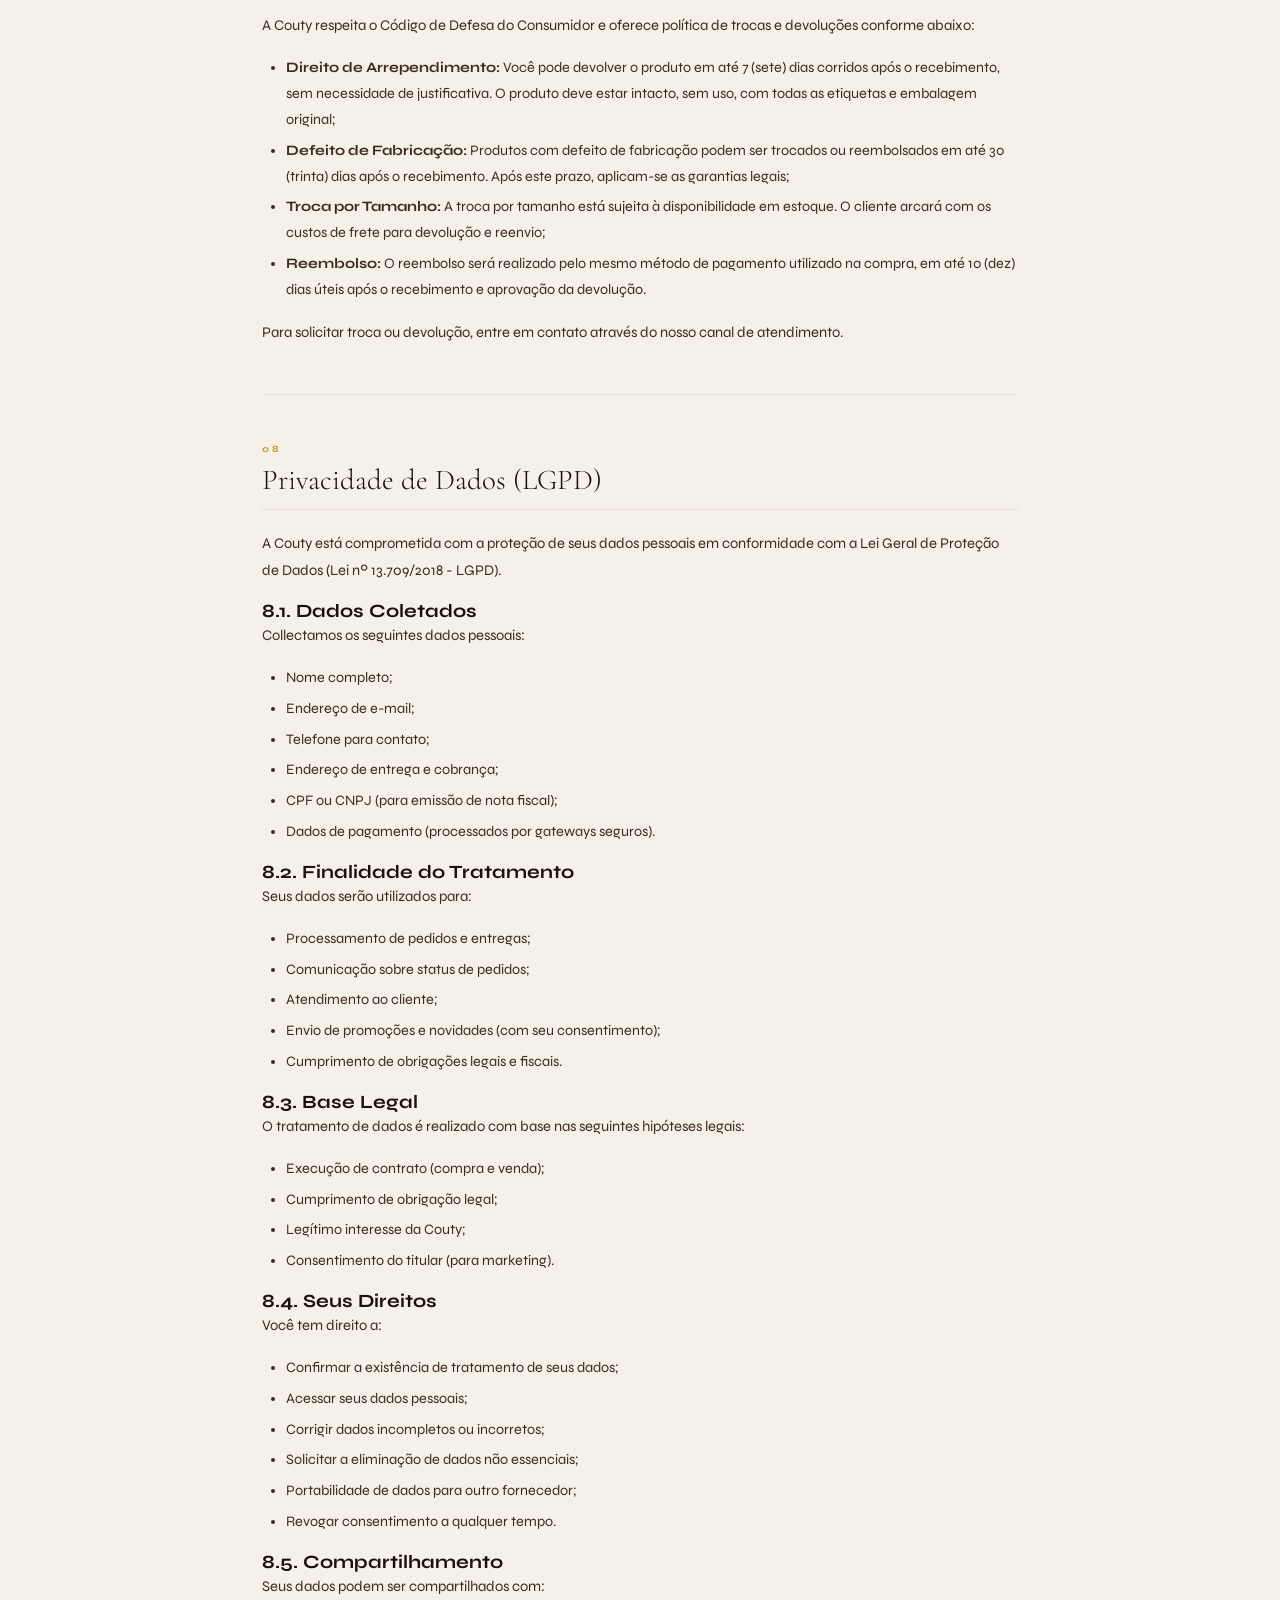
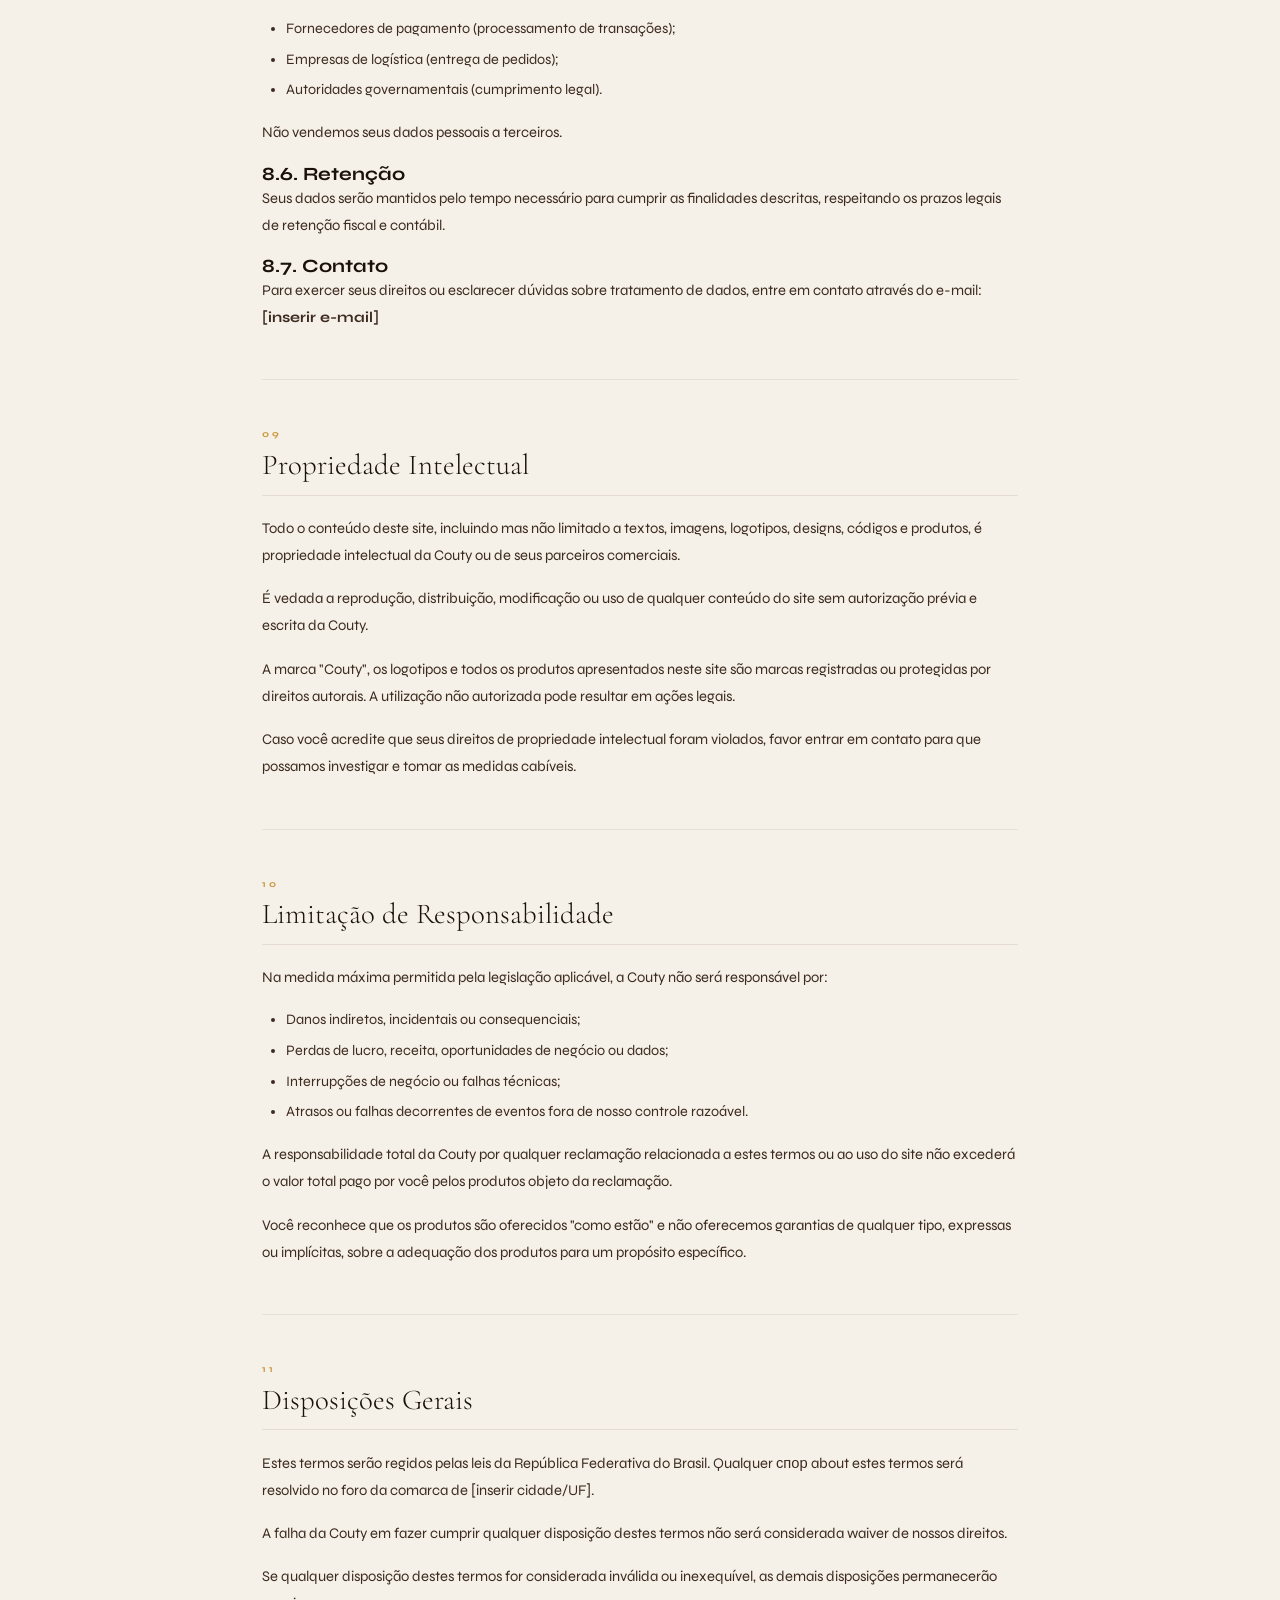
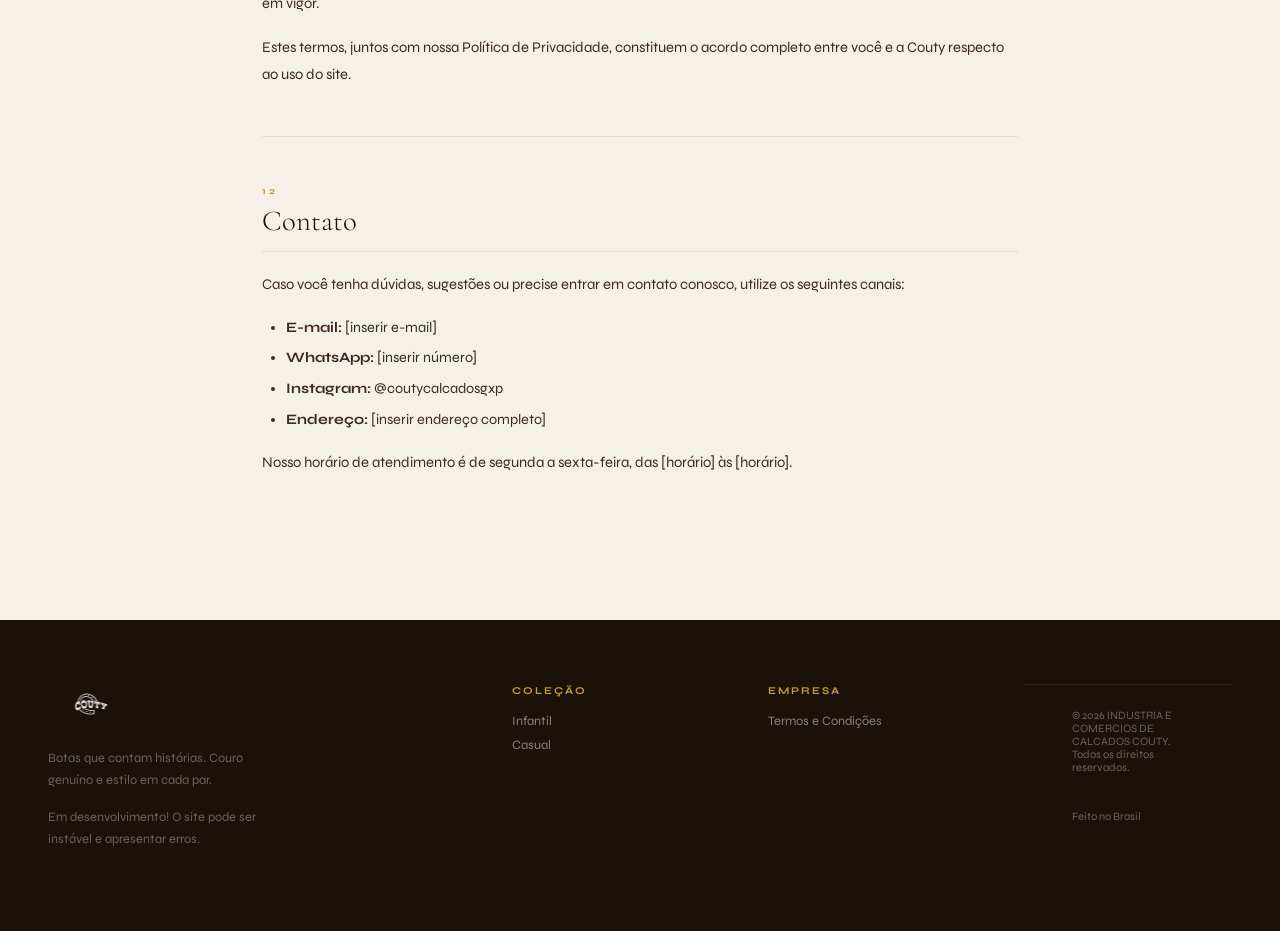
<file: termos.html>
<!DOCTYPE html>
<html lang="pt-BR">
<head>
  <meta charset="UTF-8">
  <meta name="viewport" content="width=device-width, initial-scale=1.0">
  <title>Termos e Condições — Couty | Botas Brasileiras</title>
  <meta name="description" content="Termos e condições de uso do site Couty — botas brasileiras de couro genuíno.">
  <meta name="robots" content="index, follow">
  <link rel="canonical" href="https://couty.github.io/termos.html">
  <meta property="og:title" content="Termos e Condições — Couty">
  <meta property="og:description" content="Termos e condições de uso do site.">
  <meta property="og:url" content="https://couty.github.io/termos.html">
  <link rel="preconnect" href="https://fonts.googleapis.com">
  <link rel="preconnect" href="https://fonts.gstatic.com" crossorigin>
  <link href="https://fonts.googleapis.com/css2?family=Syne:wght@400;600;700;800&family=Cormorant+Garamond:ital,wght@0,300;0,400;1,300;1,400&display=swap" rel="stylesheet">
  <style>
    :root {
      --cream: #F5F0E8;
      --sand: #E8DDD0;
      --brown: #8B6347;
      --dark-brown: #3D2B1F;
      --near-black: #1A1108;
      --gold: #C9973A;
      --rust: #A0522D;
    }

    *, *::before, *::after { box-sizing: border-box; margin: 0; padding: 0; }
    html { scroll-behavior: smooth; }

    body {
      font-family: 'Syne', sans-serif;
      background: var(--cream);
      color: var(--near-black);
      overflow-x: hidden;
    }

    /* ── NAVBAR ── */
    nav {
      position: sticky;
      top: 0;
      z-index: 100;
      background: var(--cream);
      border-bottom: 1px solid rgba(139,99,71,0.15);
      padding: 1rem 2rem;
      display: flex;
      align-items: center;
      justify-content: space-between;
    }
    .nav-logo {
      font-family: 'Cormorant Garamond', serif;
      font-size: 1.6rem;
      font-weight: 300;
      letter-spacing: 0.25em;
      color: var(--near-black);
      text-decoration: none;
    }
    .nav-logo span { color: var(--gold); font-style: italic; }
    .nav-back {
      font-size: 0.72rem;
      font-weight: 700;
      letter-spacing: 0.12em;
      text-transform: uppercase;
      color: var(--brown);
      text-decoration: none;
      display: flex;
      align-items: center;
      gap: 0.4rem;
      transition: color 0.2s;
    }
    .nav-back:hover { color: var(--gold); }

    /* ── HERO ── */
    .hero {
      background: var(--near-black);
      padding: 5rem 2rem 4rem;
      text-align: center;
      position: relative;
      overflow: hidden;
    }
    .hero::before {
      content: '';
      position: absolute;
      inset: 0;
      background: repeating-linear-gradient(
        45deg,
        transparent,
        transparent 40px,
        rgba(201,151,58,0.03) 40px,
        rgba(201,151,58,0.03) 41px
      );
    }
    .hero-tag {
      font-size: 0.65rem;
      font-weight: 700;
      letter-spacing: 0.35em;
      text-transform: uppercase;
      color: var(--gold);
      margin-bottom: 1.2rem;
      display: block;
    }
    .hero-title {
      font-family: 'Cormorant Garamond', serif;
      font-size: clamp(2.5rem, 5vw, 5rem);
      font-weight: 300;
      line-height: 1;
      color: var(--cream);
      position: relative;
    }
    .hero-title em { font-style: italic; color: var(--gold); }
    .hero-date {
      margin-top: 1.5rem;
      font-size: 0.72rem;
      letter-spacing: 0.15em;
      color: rgba(245,240,232,0.35);
      text-transform: uppercase;
    }

    /* ── LAYOUT ── */
    .page-wrap {
      max-width: 820px;
      margin: 0 auto;
      padding: 4rem 2rem 6rem;
    }

    /* ── ÍNDICE ── */
    .toc {
      background: var(--sand);
      border-left: 3px solid var(--gold);
      padding: 1.8rem 2rem;
      margin-bottom: 3.5rem;
    }
    .toc-title {
      font-size: 0.65rem;
      font-weight: 700;
      letter-spacing: 0.25em;
      text-transform: uppercase;
      color: var(--gold);
      margin-bottom: 1rem;
    }
    .toc ol {
      list-style: none;
      padding: 0;
      columns: 2;
      column-gap: 2rem;
    }
    @media (max-width: 540px) { .toc ol { columns: 1; } }
    .toc li { margin-bottom: 0.4rem; }
    .toc a {
      font-size: 0.8rem;
      color: var(--dark-brown);
      text-decoration: none;
      letter-spacing: 0.03em;
      transition: color 0.2s;
      display: flex;
      align-items: center;
      gap: 0.5rem;
    }
    .toc a::before {
      content: attr(data-num);
      font-size: 0.6rem;
      font-weight: 700;
      color: var(--gold);
      min-width: 1.4rem;
    }
    .toc a:hover { color: var(--gold); }

    /* ── SEÇÕES ── */
    .section {
      margin-bottom: 3rem;
      padding-top: 1rem;
    }
    .section-num {
      font-size: 0.6rem;
      font-weight: 700;
      letter-spacing: 0.3em;
      text-transform: uppercase;
      color: var(--gold);
      margin-bottom: 0.4rem;
    }
    .section h2 {
      font-family: 'Cormorant Garamond', serif;
      font-size: 1.8rem;
      font-weight: 300;
      color: var(--near-black);
      margin-bottom: 1.2rem;
      padding-bottom: 0.8rem;
      border-bottom: 1px solid rgba(139,99,71,0.15);
    }
    .section p {
      font-size: 0.92rem;
      line-height: 1.85;
      color: var(--dark-brown);
      margin-bottom: 1rem;
    }
    .section ul, .section ol {
      padding-left: 1.5rem;
      margin-bottom: 1rem;
    }
    .section li {
      font-size: 0.9rem;
      line-height: 1.8;
      color: var(--dark-brown);
      margin-bottom: 0.3rem;
    }
    .empty-note {
      font-size: 0.78rem;
      font-style: italic;
      color: rgba(139,99,71,0.5);
      background: rgba(201,151,58,0.05);
      border: 1px dashed rgba(201,151,58,0.25);
      padding: 1.2rem 1.5rem;
      border-radius: 2px;
    }

    /* ── DIVISOR ── */
    .divider {
      border: none;
      border-top: 1px solid rgba(139,99,71,0.12);
      margin: 2rem 0;
    }
/* FOOTER */
footer { background: var(--near-black); color: var(--sand); padding: 4rem 0 2rem; }
.footer-grid { display: grid; grid-template-columns: 2fr 1fr 1fr 1fr; gap: 3rem; margin-bottom: 3rem; max-width: 1400px; margin-left: auto; margin-right: auto; padding: 0 3rem; }
.footer-logo-img { height: 48px; width: auto; display: block; object-fit: contain; filter: brightness(0) invert(1); opacity: 0.85; }
.footer-desc { font-size: 0.8rem; line-height: 1.7; color: rgba(232,221,208,0.4); margin-top: 1rem; max-width: 240px; }
.footer-heading { font-size: 0.65rem; font-weight: 700; letter-spacing: 0.2em; text-transform: uppercase; color: var(--gold); margin-bottom: 1rem; }
footer a { display: block; font-size: 0.8rem; color: rgba(232,221,208,0.55); text-decoration: none; margin-bottom: 0.5rem; transition: color 0.2s; }
footer a:hover { color: var(--cream); }
.footer-bottom { max-width: 1400px; margin: 0 auto; padding: 1.5rem 3rem 0; border-top: 1px solid rgba(255,255,255,0.08); display: flex; justify-content: space-between; font-size: 0.7rem; color: rgba(232,221,208,0.4); flex-wrap: wrap; gap: 0.5rem; }

    /* ── PROGRESS BAR ── */
    #readProgress {
      position: fixed;
      top: 0;
      left: 0;
      height: 2px;
      background: var(--gold);
      width: 0%;
      z-index: 200;
      transition: width 0.1s linear;
    }

    /* ── BACK TO TOP ── */
    #backTop {
      position: fixed;
      bottom: 2rem;
      right: 2rem;
      width: 2.5rem;
      height: 2.5rem;
      background: var(--near-black);
      color: var(--gold);
      border: 1px solid rgba(201,151,58,0.3);
      cursor: pointer;
      font-size: 1rem;
      display: flex;
      align-items: center;
      justify-content: center;
      opacity: 0;
      transition: opacity 0.3s;
      z-index: 50;
    }
    #backTop.visible { opacity: 1; }
    #backTop:hover { background: var(--gold); color: var(--near-black); }
  </style>
<style>
.nav-toggle { display: none; }
@media (max-width: 768px) {
  nav { padding: 0.8rem 1.2rem; }
  nav.scrolled { padding: 0.6rem 1.2rem; }
  .nav-links {
    position: absolute;
    top: 100%;
    left: 0;
    right: 0;
    background: rgba(245,240,232,0.97);
    backdrop-filter: blur(10px);
    display: flex;
    flex-direction: column;
    align-items: center;
    gap: 0.8rem;
    padding: 1.5rem 1rem;
    z-index: 999;
    opacity: 0;
    pointer-events: none;
    transform: translateY(-10px);
    transition: opacity 0.3s ease, transform 0.3s ease;
    border-radius: 0 0 12px 12px;
    box-shadow: 0 8px 30px rgba(0,0,0,0.1);
  }
  .nav-links.active {
    opacity: 1;
    pointer-events: all;
    transform: translateY(0);
  }
  .nav-links a {
    font-size: 0.85rem;
    padding: 0.5rem 0;
    width: 100%;
    text-align: center;
    border-bottom: 1px solid rgba(156,120,85,0.12);
  }
  .nav-links a:last-of-type { border-bottom: none; }
  .nav-social { display: flex !important; gap: 1rem; margin-top: 0.5rem; }
  .nav-social svg { width: 20px; height: 20px; }
  .nav-toggle {
    display: flex;
    flex-direction: column;
    justify-content: center;
    align-items: center;
    gap: 5px;
    width: 40px;
    height: 40px;
    cursor: pointer;
    background: none;
    border: none;
    z-index: 1000;
    position: relative;
    padding: 8px;
    flex-shrink: 0;
  }
  .nav-back { display: none; }
  .nav-toggle span {
    display: block;
    width: 24px;
    height: 2px;
    background: var(--dark-brown);
    border-radius: 2px;
    transition: all 0.3s ease;
    transform-origin: center;
  }
  .nav-toggle.active span:nth-child(1) {
    transform: rotate(45deg) translate(5px, 5px);
  }
  .nav-toggle.active span:nth-child(2) {
    opacity: 0;
    transform: scaleX(0);
  }
  .nav-toggle.active span:nth-child(3) {
    transform: rotate(-45deg) translate(5px, -5px);
  }

</style>
</head>
<body>

<div id="readProgress"></div>

<!-- NAV -->
<nav id="navbar" style="position: relative;">
  <a href="index.html"><img src="icon-Photoroom.png" alt="Couty" class="nav-logo-img"></a>
  <a href="index.html" class="nav-back">← Voltar à loja</a>
  <!-- HAMBURGER MOBILE -->
  <button class="nav-toggle" id="navToggle" aria-label="Abrir menu" aria-expanded="false">
    <span></span>
    <span></span>
    <span></span>
  </button>
  <div class="nav-links">
    <a href="index.html">Catálogo</a>
    <a href="historia.html">Onde Estamos</a>
    <a href="contato.html">Contato</a>
    <a href="index.html">Sobre</a>
    <div class="nav-social">
      <a href="https://www.instagram.com/coutycalcadosgxp/" target="_blank" aria-label="Instagram">
        <svg width="20" height="20" viewBox="0 0 24 24" fill="currentColor"><path d="M12 2.163c3.204 0 3.584.012 4.85.07 3.252.148 4.771 1.691 4.919 4.919.058 1.265.069 1.645.069 4.849 0 3.205-.012 3.584-.069 4.849-.149 3.225-1.664 4.771-4.919 4.919-1.266.058-1.644.07-4.85.07-3.204 0-3.584-.012-4.849-.07-3.26-.149-4.771-1.699-4.919-4.92-.058-1.265-.068-1.644-.068-4.849 0-3.204.013-3.583.068-4.849.149-3.227 1.664-4.771 4.919-4.919 1.266-.057 1.645-.069 4.849-.069zm0-2.163c-3.259 0-3.667.014-4.947.072-4.358.2-6.78 2.618-6.98 6.98-.059 1.281-.073 1.689-.073 4.948 0 3.259.014 3.668.072 4.948.2 4.358 2.618 6.78 6.98 6.98 1.281.058 1.689.072 4.948.072 3.259 0 3.668-.014 4.948-.072 4.354-.2 6.782-2.618 6.979-6.98.059-1.28.073-1.689.073-4.948 0-3.259-.014-3.667-.072-4.947-.196-4.354-2.617-6.78-6.979-6.98-1.281-.059-1.69-.073-4.949-.073zm0 5.838c-3.403 0-6.162 2.759-6.162 6.162s2.759 6.163 6.162 6.163 6.162-2.759 6.162-6.163c0-3.403-2.759-6.162-6.162-6.162zm0 10.162c-2.209 0-4-1.79-4-4 0-2.209 1.791-4 4-4s4 1.791 4 4c0 2.21-1.791 4-4 4zm6.406-11.845c-.796 0-1.441.645-1.441 1.44s.645 1.44 1.441 1.44c.795 0 1.439-.645 1.439-1.44s-.644-1.44-1.439-1.44z"/></svg>
      </a>
      <a href="https://wa.me/message/3S37XW2WO553N1" target="_blank" aria-label="WhatsApp">
        <svg width="20" height="20" viewBox="0 0 24 24" fill="currentColor"><path d="M17.472 14.382c-.297-.149-1.758-.867-2.03-.967-.273-.099-.471-.148-.669.15-.197.297-.767.966-.94 1.164-.173.199-.347.223-.644.075-.297-.15-1.255-.462-2.39-1.475-.883-.788-1.48-1.761-1.653-2.059-.173-.297-.018-.458.13-.606.134-.133.298-.347.446-.521.151-.172.2-.296.3-.492.099-.198.05-.371-.025-.52-.075-.149-.669-1.612-.916-2.207-.242-.579-.487-.5-.669-.51-.173-.008-.371-.01-.57-.01-.198 0-.52.074-.792.372-.272.297-1.04 1.016-1.04 2.479 0 1.462 1.065 2.875 1.213 3.074.149.198 2.096 3.2 5.077 4.487.709.306 1.262.489 1.694.625.712.227 1.36.195 1.871.118.571-.085 1.758-.719 2.006-1.413.248-.694.248-1.289.173-1.413-.074-.124-.232-.198-.57-.347m-5.421 7.403h-.004a9.87 9.87 0 01-5.031-1.378l-.361-.214-3.741.982.998-3.648-.235-.374a9.86 9.86 0 01-1.51-5.26c.001-5.45 4.436-9.884 9.888-9.884 2.64 0 5.122 1.03 6.988 2.898a9.825 9.825 0 012.893 6.994c-.003 5.45-4.437 9.884-9.885 9.884m8.413-18.297A11.815 11.815 0 0012.05 0C5.495 0 .16 5.335.157 11.892c0 2.096.547 4.142 1.588 5.945L.057 24l6.305-1.654a11.882 11.882 0 005.683 1.448h.005c6.554 0 11.89-5.335 11.893-11.893a11.821 11.821 0 00-3.48-8.413z"/></svg>
      </a>
    </div>
  </div>
</nav>

<!-- HERO -->
<header class="hero">
  <span class="hero-tag">✦ Documentação Legal</span>
  <h1 class="hero-title">Termos &amp; <em>Condições</em></h1>
  <p class="hero-date">Última atualização: <span id="lastUpdate"></span></p>
</header>

<!-- CONTEÚDO -->
<main class="page-wrap">

  <!-- ÍNDICE -->
  <nav class="toc" aria-label="Índice">
    <div class="toc-title">Índice</div>
    <ol>
      <li><a href="#s1" data-num="01">Aceitação dos Termos</a></li>
      <li><a href="#s2" data-num="02">Uso do Site</a></li>
      <li><a href="#s3" data-num="03">Cadastro e Conta</a></li>
      <li><a href="#s4" data-num="04">Produtos e Preços</a></li>
      <li><a href="#s5" data-num="05">Pedidos e Pagamento</a></li>
      <li><a href="#s6" data-num="06">Entrega e Frete</a></li>
      <li><a href="#s7" data-num="07">Trocas e Devoluções</a></li>
      <li><a href="#s8" data-num="08">Privacidade de Dados</a></li>
      <li><a href="#s9" data-num="09">Propriedade Intelectual</a></li>
      <li><a href="#s10" data-num="10">Limitação de Responsabilidade</a></li>
      <li><a href="#s11" data-num="11">Disposições Gerais</a></li>
      <li><a href="#s12" data-num="12">Contato</a></li>
    </ol>
  </nav>

  <!-- S1 -->
  <section class="section" id="s1">
    <div class="section-num">01</div>
    <h2>Aceitação dos Termos</h2>
    <p>Ao acessar e utilizar o site da Couty, você manifesta согласия com os presentes Termos e Condições de Uso, bem como com nossa Política de Privacidade. Caso você não concorde com qualquer disposição destes termos, solicitamos que não utilize nosso site.</p>
    <p>Estes termos representam o acordo completo entre você e a Couty respecto ao uso deste site, substituindo quaisquer acordos anteriores, representações ou warranties, sejam elas escritas ou orais.</p>
    <p>A Couty reserva-se o direito de modificar estes termos a qualquer tempo. As alterações entrarão em vigor imediatamente após sua publicação no site. A continuidade do uso do site após tais modificações constitui sua aceitação dos novos termos.</p>
  </section>
  <hr class="divider">

  <!-- S2 -->
  <section class="section" id="s2">
    <div class="section-num">02</div>
    <h2>Uso do Site</h2>
    <p>Você concorda em utilizar o site da Couty exclusivamente para fins legais e de acordo com estes termos. É vedado:</p>
    <ul>
      <li>Utilizar o site de maneira que possa danificar, desativar, sobrecarregar ou comprometer o funcionamento do site;</li>
      <li>Copiar, modificar, distribuir, transmitir, exibir, executar, reproduzir ou criar obras derivadas do conteúdo do site sem autorização prévia e escrita;</li>
      <li>Utilizar robots, spiders ou outros dispositivos automáticos para acessar ou coletar informações do site sem autorização;</li>
      <li>Introduzir vírus, worms, cavalos de Tróia ou outros códigos maliciosos no site;</li>
      <li>Tentar obter acesso não autorizado a qualquer parte do site ou a sistemas conectados;</li>
      <li>Interferir ou tentar interferir na segurança ou no uso legítimo do site.</li>
    </ul>
    <p>Você será responsável por quaisquer danos decorrentes da violação destas restrições.</p>
  </section>
  <hr class="divider">

  <!-- S3 -->
  <section class="section" id="s3">
    <div class="section-num">03</div>
    <h2>Cadastro e Conta</h2>
    <p>Para realizar compras em nosso site, você poderá precisar criar uma conta. Você concorda em:</p>
    <ul>
      <li>Fornecer informações verdadeiras, precisas e completas durante o cadastro;</li>
      <li>Manter suas informações de conta atualizadas e seguras;</li>
      <li>Não compartilhar sua senha com terceiros;</li>
      <li>Notificar imediatamente a Couty sobre qualquer uso não autorizado de sua conta;</li>
      <li>Responsabilizar-se por todas as atividades realizadas sob sua conta.</li>
    </ul>
    <p>A Couty reserva-se o direito de suspender ou encerrar contas que violem estes termos ou que apresentem informações falsas ou enganosas.</p>
  </section>
  <hr class="divider">

  <!-- S4 -->
  <section class="section" id="s4">
    <div class="section-num">04</div>
    <h2>Produtos e Preços</h2>
    <p>A Couty oferece botas e calçados de couro genuíno, com características e preços exibidos em nosso site. Todos os produtos estão sujeitos à disponibilidade em estoque.</p>
    <p>Nos reservamos o direito de:</p>
    <ul>
      <li>Alterar preços dos produtos a qualquer momento, sem aviso prévio;</li>
      <li>Limitar a quantidade de produtos que podem ser comprados por cliente;</li>
      <li>Recusar ou cancelar pedidos por qualquer motivo, incluindo problemas de estoque ou pagamento;</li>
      <li>Descontinuar produtos sem aviso prévio.</li>
    </ul>
    <p>As imagens dos produtos são meramente ilustrativas. Pode haver pequenas variações de cor ou textura devido às características naturais do couro.</p>
  </section>
  <hr class="divider">

  <!-- S5 -->
  <section class="section" id="s5">
    <div class="section-num">05</div>
    <h2>Pedidos e Pagamento</h2>
    <p>Ao realizar um pedido, você concorda em pagar o valor total dos produtos selecionados, incluindo frete, quando aplicável. Aceitamos os seguintes métodos de pagamento:</p>
    <ul>
      <li>Cartões de crédito (Visa, Mastercard, American Express, Elo);</li>
      <li>Cartões de débito;</li>
      <li>PIX;</li>
      <li>Boleto bancário.</li>
    </ul>
    <p>Todos os pagamentos são processados através de gateways seguros. Não armazenamos dados completos de cartões de crédito em nossos sistemas.</p>
    <p>A confirmação do pedido será enviada para o e-mail cadastrado. A Couty não se responsabiliza por e-mails não recebidos devido a filtros de spam ou endereços incorretos.</p>
  </section>
  <hr class="divider">

  <!-- S6 -->
  <section class="section" id="s6">
    <div class="section-num">06</div>
    <h2>Entrega e Frete</h2>
    <p>Realizamos entregas para todo o território brasileiro através dos Correios e transportadoras parceiras. O prazo de entrega varia conforme a localização e a modalidade de frete escolhida.</p>
    <p>O custo do frete é calculado automaticamente no checkout, com base no peso dos produtos e no endereço de entrega. Frete grátis pode ser oferecido em promoções específicas.</p>
    <p>É responsabilidade do cliente verificar se o endereço de entrega está correto. Endereços incorretos podem resultar em atrasos ou devoluções, sendo o cliente responsável por custos adicionais.</p>
    <p>No momento da entrega, o destinatário deve apresentar documento de identificação. Caso não haja alguém para receber a encomenda, serão realizadas novas tentativas de entrega conforme a política do serviço utilizado.</p>
  </section>
  <hr class="divider">

  <!-- S7 -->
  <section class="section" id="s7">
    <div class="section-num">07</div>
    <h2>Trocas e Devoluções</h2>
    <p>A Couty respeita o Código de Defesa do Consumidor e oferece política de trocas e devoluções conforme abaixo:</p>
    <ul>
      <li><strong>Direito de Arrependimento:</strong> Você pode devolver o produto em até 7 (sete) dias corridos após o recebimento, sem necessidade de justificativa. O produto deve estar intacto, sem uso, com todas as etiquetas e embalagem original;</li>
      <li><strong>Defeito de Fabricação:</strong> Produtos com defeito de fabricação podem ser trocados ou reembolsados em até 30 (trinta) dias após o recebimento. Após este prazo, aplicam-se as garantias legais;</li>
      <li><strong>Troca por Tamanho:</strong> A troca por tamanho está sujeita à disponibilidade em estoque. O cliente arcará com os custos de frete para devolução e reenvio;</li>
      <li><strong>Reembolso:</strong> O reembolso será realizado pelo mesmo método de pagamento utilizado na compra, em até 10 (dez) dias úteis após o recebimento e aprovação da devolução.</li>
    </ul>
    <p>Para solicitar troca ou devolução, entre em contato através do nosso canal de atendimento.</p>
  </section>
  <hr class="divider">

  <!-- S8 -->
  <section class="section" id="s8">
    <div class="section-num">08</div>
    <h2>Privacidade de Dados (LGPD)</h2>
    <p>A Couty está comprometida com a proteção de seus dados pessoais em conformidade com a Lei Geral de Proteção de Dados (Lei nº 13.709/2018 - LGPD).</p>
    
    <h3>8.1. Dados Coletados</h3>
    <p>Collectamos os seguintes dados pessoais:</p>
    <ul>
      <li>Nome completo;</li>
      <li>Endereço de e-mail;</li>
      <li>Telefone para contato;</li>
      <li>Endereço de entrega e cobrança;</li>
      <li>CPF ou CNPJ (para emissão de nota fiscal);</li>
      <li>Dados de pagamento (processados por gateways seguros).</li>
    </ul>
    
    <h3>8.2. Finalidade do Tratamento</h3>
    <p>Seus dados serão utilizados para:</p>
    <ul>
      <li>Processamento de pedidos e entregas;</li>
      <li>Comunicação sobre status de pedidos;</li>
      <li>Atendimento ao cliente;</li>
      <li>Envio de promoções e novidades (com seu consentimento);</li>
      <li>Cumprimento de obrigações legais e fiscais.</li>
    </ul>
    
    <h3>8.3. Base Legal</h3>
    <p>O tratamento de dados é realizado com base nas seguintes hipóteses legais:</p>
    <ul>
      <li>Execução de contrato (compra e venda);</li>
      <li>Cumprimento de obrigação legal;</li>
      <li>Legítimo interesse da Couty;</li>
      <li>Consentimento do titular (para marketing).</li>
    </ul>
    
    <h3>8.4. Seus Direitos</h3>
    <p>Você tem direito a:</p>
    <ul>
      <li>Confirmar a existência de tratamento de seus dados;</li>
      <li>Acessar seus dados pessoais;</li>
      <li>Corrigir dados incompletos ou incorretos;</li>
      <li>Solicitar a eliminação de dados não essenciais;</li>
      <li>Portabilidade de dados para outro fornecedor;</li>
      <li>Revogar consentimento a qualquer tempo.</li>
    </ul>
    
    <h3>8.5. Compartilhamento</h3>
    <p>Seus dados podem ser compartilhados com:</p>
    <ul>
      <li>Fornecedores de pagamento (processamento de transações);</li>
      <li>Empresas de logística (entrega de pedidos);</li>
      <li>Autoridades governamentais (cumprimento legal).</li>
    </ul>
    <p>Não vendemos seus dados pessoais a terceiros.</p>
    
    <h3>8.6. Retenção</h3>
    <p>Seus dados serão mantidos pelo tempo necessário para cumprir as finalidades descritas, respeitando os prazos legais de retenção fiscal e contábil.</p>
    
    <h3>8.7. Contato</h3>
    <p>Para exercer seus direitos ou esclarecer dúvidas sobre tratamento de dados, entre em contato através do e-mail: <strong>[inserir e-mail]</strong></p>
  </section>
  <hr class="divider">

  <!-- S9 -->
  <section class="section" id="s9">
    <div class="section-num">09</div>
    <h2>Propriedade Intelectual</h2>
    <p>Todo o conteúdo deste site, incluindo mas não limitado a textos, imagens, logotipos, designs, códigos e produtos, é propriedade intelectual da Couty ou de seus parceiros comerciais.</p>
    <p>É vedada a reprodução, distribuição, modificação ou uso de qualquer conteúdo do site sem autorização prévia e escrita da Couty.</p>
    <p>A marca "Couty", os logotipos e todos os produtos apresentados neste site são marcas registradas ou protegidas por direitos autorais. A utilização não autorizada pode resultar em ações legais.</p>
    <p>Caso você acredite que seus direitos de propriedade intelectual foram violados, favor entrar em contato para que possamos investigar e tomar as medidas cabíveis.</p>
  </section>
  <hr class="divider">

  <!-- S10 -->
  <section class="section" id="s10">
    <div class="section-num">10</div>
    <h2>Limitação de Responsabilidade</h2>
    <p>Na medida máxima permitida pela legislação aplicável, a Couty não será responsável por:</p>
    <ul>
      <li>Danos indiretos, incidentais ou consequenciais;</li>
      <li>Perdas de lucro, receita, oportunidades de negócio ou dados;</li>
      <li>Interrupções de negócio ou falhas técnicas;</li>
      <li>Atrasos ou falhas decorrentes de eventos fora de nosso controle razoável.</li>
    </ul>
    <p>A responsabilidade total da Couty por qualquer reclamação relacionada a estes termos ou ao uso do site não excederá o valor total pago por você pelos produtos objeto da reclamação.</p>
    <p>Você reconhece que os produtos são oferecidos "como estão" e não oferecemos garantias de qualquer tipo, expressas ou implícitas, sobre a adequação dos produtos para um propósito específico.</p>
  </section>
  <hr class="divider">

  <!-- S11 -->
  <section class="section" id="s11">
    <div class="section-num">11</div>
    <h2>Disposições Gerais</h2>
    <p>Estes termos serão regidos pelas leis da República Federativa do Brasil. Qualquer спор about estes termos será resolvido no foro da comarca de [inserir cidade/UF].</p>
    <p>A falha da Couty em fazer cumprir qualquer disposição destes termos não será considerada waiver de nossos direitos.</p>
    <p>Se qualquer disposição destes termos for considerada inválida ou inexequível, as demais disposições permanecerão em vigor.</p>
    <p>Estes termos, juntos com nossa Política de Privacidade, constituem o acordo completo entre você e a Couty respecto ao uso do site.</p>
  </section>
  <hr class="divider">

  <!-- S12 -->
  <section class="section" id="s12">
    <div class="section-num">12</div>
    <h2>Contato</h2>
    <p>Caso você tenha dúvidas, sugestões ou precise entrar em contato conosco, utilize os seguintes canais:</p>
    <ul>
      <li><strong>E-mail:</strong> [inserir e-mail]</li>
      <li><strong>WhatsApp:</strong> [inserir número]</li>
      <li><strong>Instagram:</strong> @coutycalcadosgxp</li>
      <li><strong>Endereço:</strong> [inserir endereço completo]</li>
    </ul>
    <p>Nosso horário de atendimento é de segunda a sexta-feira, das [horário] às [horário].</p>
  </section>

</main>

<!-- FOOTER -->
<footer>
  <div class="footer-grid">
    <div>
      <img src="[data-uri]" alt="Couty" class="footer-logo-img">
      <p class="footer-desc">Botas que contam histórias. Couro genuíno e estilo em cada par.</p>
      <p class="footer-desc">Em desenvolvimento! O site pode ser instável e apresentar erros.</p>
    </div>
    <div>
      <div class="footer-heading">Coleção</div>
      <a href="index.html">Infantil</a>
      <a href="index.html">Casual</a>
    </div>
    <div>
    <div>
      <div class="footer-heading">Empresa</div>
      <a href="termos.html">Termos e Condições</a>
    </div>
  </div>
  <div class="footer-bottom">
    <span>© 2026 INDUSTRIA E COMERCIOS DE CALCADOS COUTY. Todos os direitos reservados.</span>
    <span>Feito no Brasil</span>

<button id="backTop" aria-label="Voltar ao topo">↑</button>

<script nonce="{{ csp_nonce }}">
  // Data de atualização
  document.getElementById('lastUpdate').textContent = new Date().toLocaleDateString('pt-BR', {
    day: '2-digit', month: 'long', year: 'numeric'
  });

  // Barra de progresso de leitura
  const bar = document.getElementById('readProgress');
  const btn = document.getElementById('backTop');
  btn?.addEventListener('click', () => {
    window.scrollTo({ top: 0, behavior: 'smooth' });
  });
  window.addEventListener('scroll', () => {
    const h = document.documentElement;
    const pct = (h.scrollTop / (h.scrollHeight - h.clientHeight)) * 100;
    bar.style.width = pct + '%';
    btn.classList.toggle('visible', h.scrollTop > 400);
  });
</script>
<!-- MOBILE MENU SCRIPT -->
<script>
(function() {
  var toggle = document.getElementById('navToggle');
  var menu = document.querySelector('.nav-links');
  if (!toggle || !menu) return;

  var links = menu.querySelectorAll('a');
  var body = document.body;

  function openMenu() {
    toggle.classList.add('active');
    menu.classList.add('active');
    toggle.setAttribute('aria-expanded', 'true');
    toggle.setAttribute('aria-label', 'Fechar menu');
  }

  function closeMenu() {
    toggle.classList.remove('active');
    menu.classList.remove('active');
    toggle.setAttribute('aria-expanded', 'false');
    toggle.setAttribute('aria-label', 'Abrir menu');
    body.style.overflow = '';
  }

  toggle.addEventListener('click', function() {
    if (menu.classList.contains('active')) {
      closeMenu();
    } else {
      openMenu();
    }
  });

  links.forEach(function(link) {
    link.addEventListener('click', closeMenu);
  });

  document.addEventListener('keydown', function(e) {
    if (e.key === 'Escape' && menu.classList.contains('active')) {
      closeMenu();
    }
  });
})();
</script>
</body>
</html>
</file>
